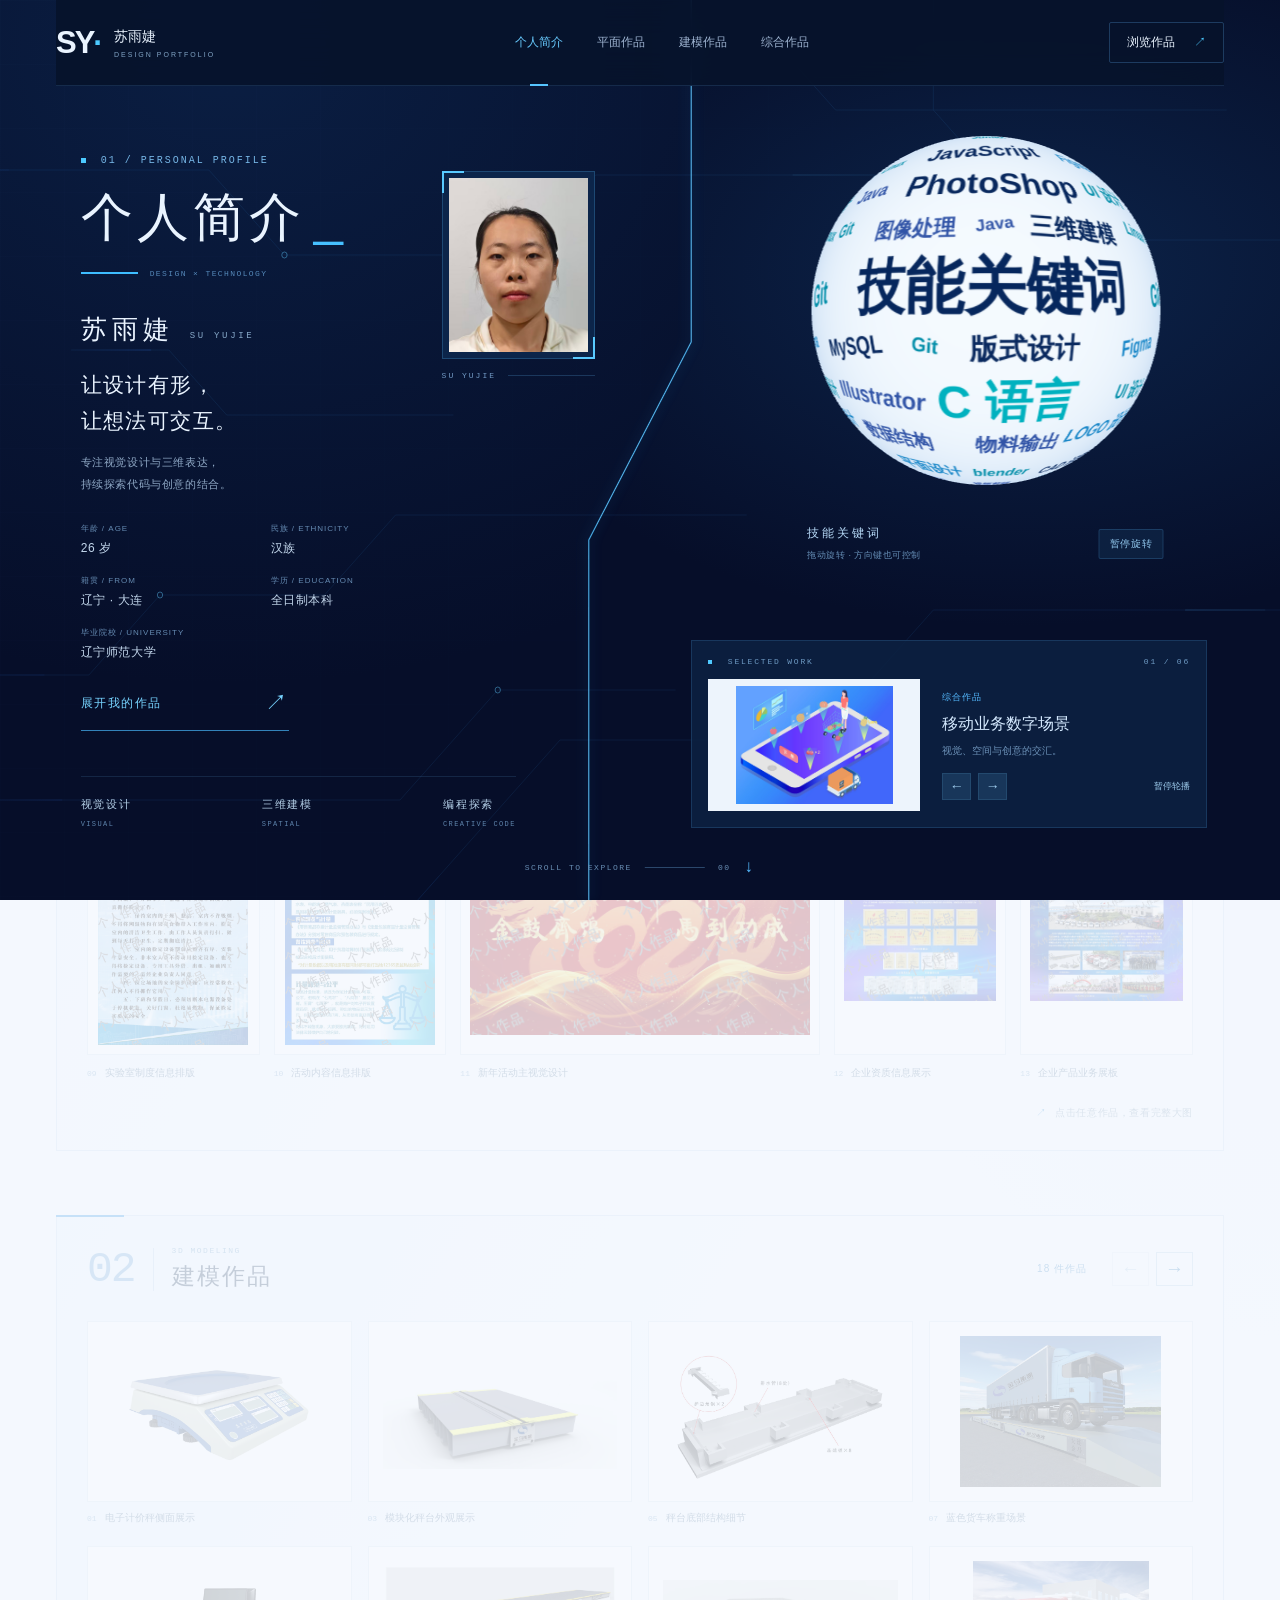
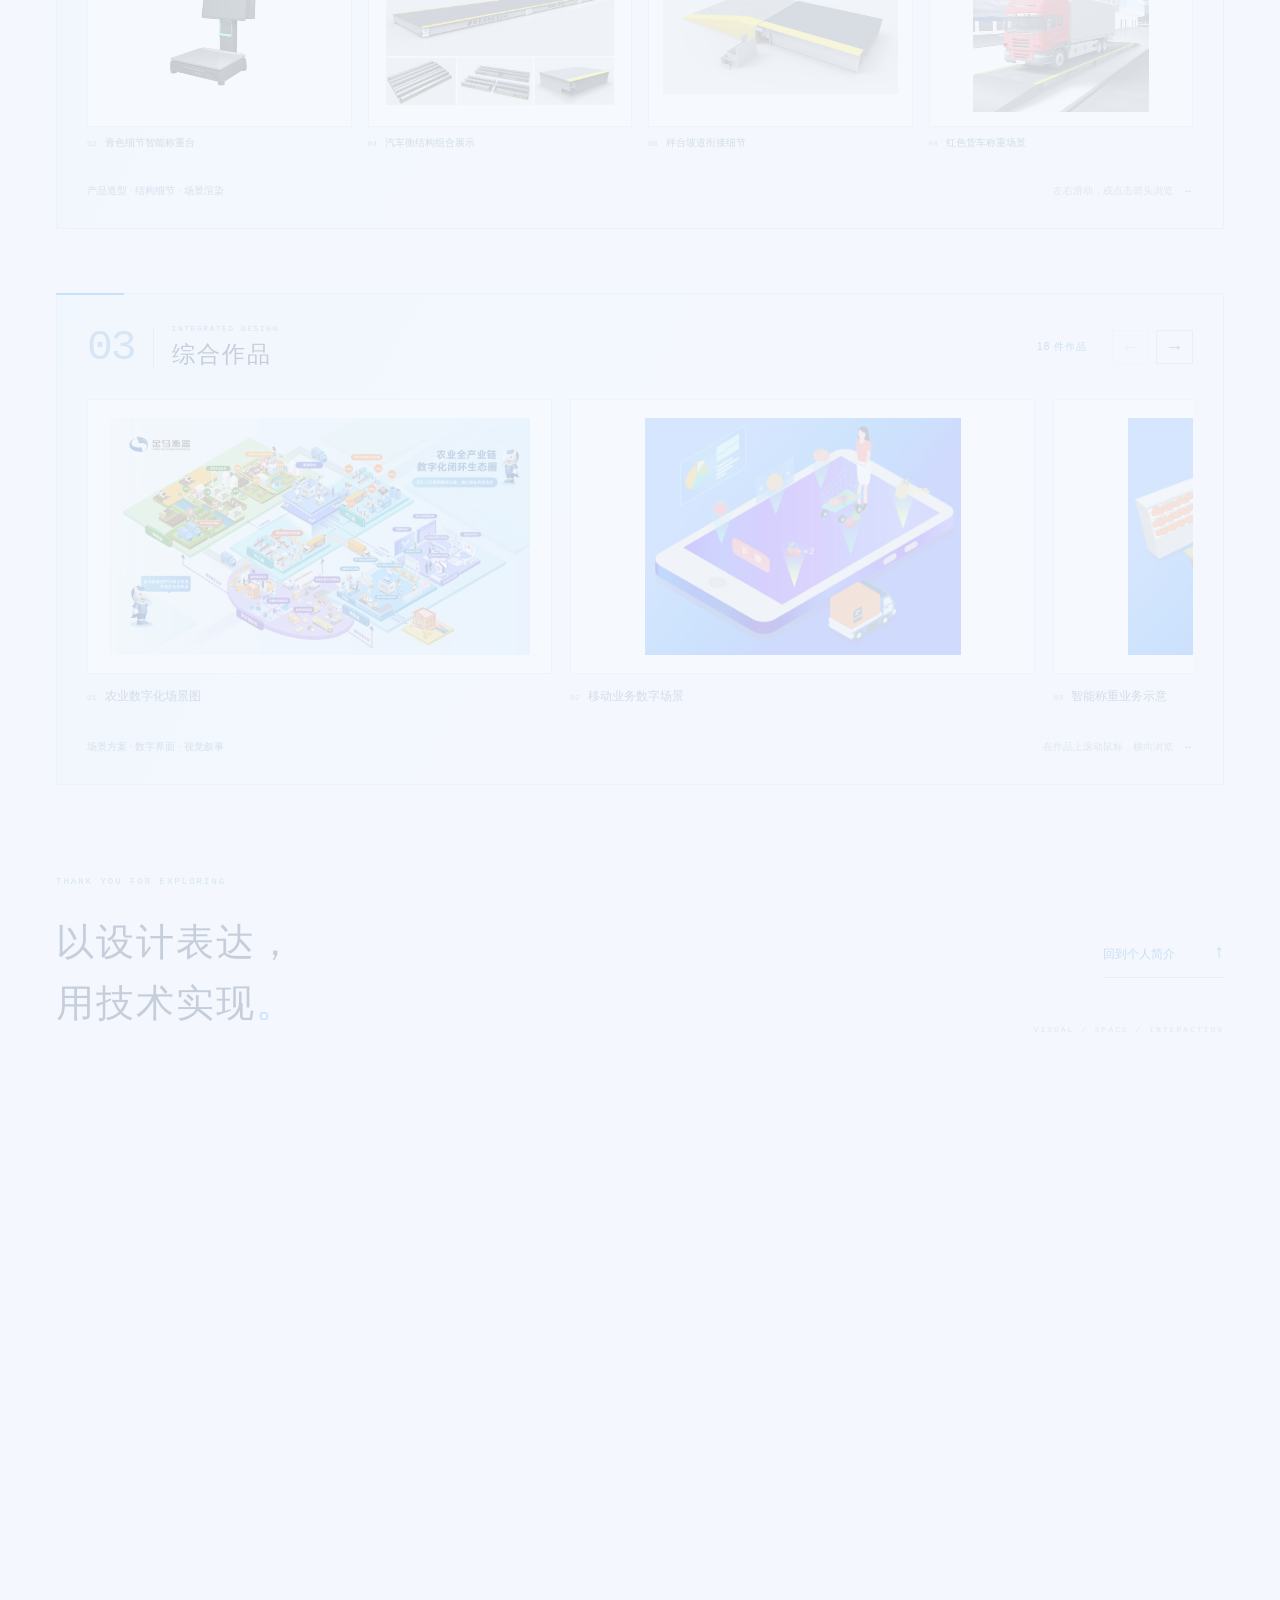
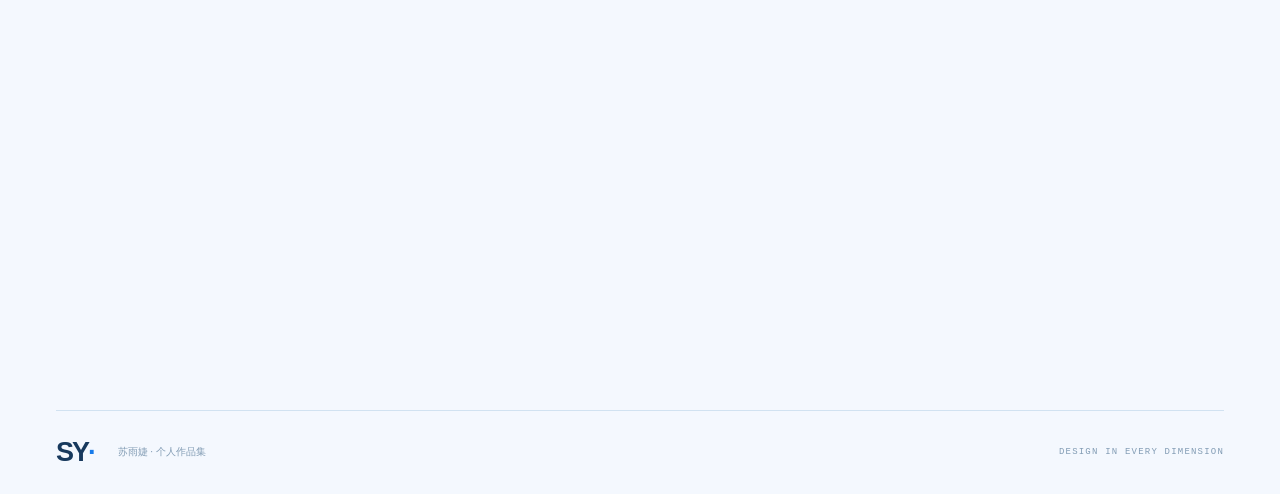
<file: index.html>
<!doctype html>
<html lang="zh-CN">
<head>
  <meta charset="utf-8">
  <meta name="viewport" content="width=device-width,initial-scale=1">
  <meta name="description" content="苏雨婕的个人作品集：平面设计、三维建模与综合视觉作品。">
  <title>苏雨婕 · 个人作品集</title>
  <link rel="icon" href="data:,">
  <link rel="stylesheet" href="style.css">
  <link rel="stylesheet" href="hero.css?v=tech">
</head>
<body data-page="home">
  <header class="site-header">
    <a class="brand" href="#intro" aria-label="回到个人简介"><span class="brand-mark">SY<span>·</span></span><span>苏雨婕<small>DESIGN PORTFOLIO</small></span></a>
    <nav aria-label="主导航"><a class="active" href="#intro" aria-current="location">个人简介</a><a href="#graphics">平面作品</a><a href="#modeling">建模作品</a><a href="#integrated">综合作品</a></nav>
    <a class="nav-lab" href="#categories">浏览作品 <span>↗</span></a>
  </header>
  <main>
    <section class="split-scroll" id="intro" aria-label="个人简介">
      <div class="split-stage">
        <div class="intro-panels">
          <div class="intro-panel panel-left">
            <svg class="tech-lines" viewBox="0 0 1440 900" preserveAspectRatio="none" aria-hidden="true"><defs><linearGradient id="line-blue"><stop stop-color="#2453ce" stop-opacity="0"/><stop offset=".5" stop-color="#408cff"/><stop offset="1" stop-color="#60d3ff" stop-opacity="0"/></linearGradient></defs><g class="line-base"><path d="M-80 170 H235 L320 255 H590 L670 175 H1000"/><path d="M-40 675 H100 L180 595 H365 L445 515 H840"/><path d="M430 940 L630 740 H920 L1050 610 H1520"/><path d="M1050 -50 V110 L1180 240 H1500"/><path d="M80 350 H190 L255 415 H510"/><path d="M750 50 H880 L940 110 H1380"/><path d="M-20 800 H450 L560 690 H760"/></g><g class="line-flow"><path d="M-80 170 H235 L320 255 H590 L670 175 H1000"/><path d="M-40 675 H100 L180 595 H365 L445 515 H840"/><path d="M430 940 L630 740 H920 L1050 610 H1520"/><path d="M1050 -50 V110 L1180 240 H1500"/><path d="M80 350 H190 L255 415 H510"/><path d="M750 50 H880 L940 110 H1380"/><path d="M-20 800 H450 L560 690 H760"/></g><g class="circuit-nodes"><circle cx="320" cy="255" r="3"/><circle cx="180" cy="595" r="3"/><circle cx="1180" cy="240" r="3"/><circle cx="560" cy="690" r="3"/></g></svg>
            <div class="profile-copy">
              <p class="eyebrow"><i></i> 01 / PERSONAL PROFILE</p>
              <h1>个人简介<span>_</span></h1>
              <div class="profile-rule" aria-hidden="true"><i></i><span>DESIGN × TECHNOLOGY</span></div>
              <div class="profile-name"><h2>苏雨婕</h2><span>SU YUJIE</span></div>
              <p class="profile-bio">让设计有形，<br>让想法可交互。</p>
              <p class="profile-description">专注视觉设计与三维表达，<br>持续探索代码与创意的结合。</p>
              <dl class="profile-facts">
                <div><dt>年龄 / AGE</dt><dd>26 岁</dd></div>
                <div><dt>民族 / ETHNICITY</dt><dd>汉族</dd></div>
                <div><dt>籍贯 / FROM</dt><dd>辽宁 · 大连</dd></div>
                <div><dt>学历 / EDUCATION</dt><dd>全日制本科</dd></div>
                <div class="fact-wide"><dt>毕业院校 / UNIVERSITY</dt><dd>辽宁师范大学</dd></div>
              </dl>
              <a class="profile-explore" href="#categories">展开我的作品 <span aria-hidden="true">↗</span></a>
            </div>
            <figure class="profile-portrait">
              <div class="portrait-window"><img src="assets/portrait.jpg" alt="苏雨婕个人肖像" width="1050" height="1400"></div>
              <figcaption><span>SU YUJIE</span><i aria-hidden="true"></i></figcaption>
            </figure>
            <div class="profile-directions"><span>视觉设计<small>VISUAL</small></span><span>三维建模<small>SPATIAL</small></span><span>编程探索<small>CREATIVE CODE</small></span></div>
            <svg class="split-seam" viewBox="0 0 1000 1000" preserveAspectRatio="none" aria-hidden="true"><path d="M540 0V380L460 600V1000"/></svg>
          </div>
          <div class="intro-panel panel-right">
            <svg class="tech-lines" viewBox="0 0 1440 900" preserveAspectRatio="none" aria-hidden="true"><defs><linearGradient id="line-blue-right"><stop stop-color="#2453ce" stop-opacity="0"/><stop offset=".5" stop-color="#408cff"/><stop offset="1" stop-color="#60d3ff" stop-opacity="0"/></linearGradient></defs><g class="line-base"><path d="M-80 170 H235 L320 255 H590 L670 175 H1000"/><path d="M-40 675 H100 L180 595 H365 L445 515 H840"/><path d="M430 940 L630 740 H920 L1050 610 H1520"/><path d="M1050 -50 V110 L1180 240 H1500"/><path d="M80 350 H190 L255 415 H510"/><path d="M750 50 H880 L940 110 H1380"/><path d="M-20 800 H450 L560 690 H760"/></g><g class="line-flow"><path d="M-80 170 H235 L320 255 H590 L670 175 H1000"/><path d="M-40 675 H100 L180 595 H365 L445 515 H840"/><path d="M430 940 L630 740 H920 L1050 610 H1520"/><path d="M1050 -50 V110 L1180 240 H1500"/><path d="M80 350 H190 L255 415 H510"/><path d="M750 50 H880 L940 110 H1380"/><path d="M-20 800 H450 L560 690 H760"/></g><g class="circuit-nodes"><circle cx="320" cy="255" r="3"/><circle cx="180" cy="595" r="3"/><circle cx="1180" cy="240" r="3"/><circle cx="560" cy="690" r="3"/></g></svg>
            <figure class="skills-figure">
              <div class="sphere-stage">
                <canvas class="skills-canvas" width="720" height="720" tabindex="0" role="img" aria-label="可旋转的三维技能球" aria-describedby="skills-description skills-help" aria-hidden="true"></canvas>
              <svg class="skills-sphere" viewBox="0 0 600 620" role="img" aria-labelledby="skills-title skills-description">
                <title id="skills-title">技能关键词</title>
                <desc id="skills-description">PhotoShop、3dmax、Java、CAD 识图、Git、Linux、图像处理、UI 设计、视频剪辑、JavaScript、Illustrator、MySQL、数据结构、物料输出、V-Ray、Rhino、平面设计、三维建模、C 语言、版式设计、LOGO 设计、Figma、blender</desc>
                <defs>
                  <radialGradient id="sphere-surface" cx="37%" cy="31%" r="71%">
                    <stop offset="0" stop-color="#ffffff"/>
                    <stop offset=".56" stop-color="#fcfcfa"/>
                    <stop offset=".81" stop-color="#eef0ee"/>
                    <stop offset=".94" stop-color="#d5dde0"/>
                    <stop offset="1" stop-color="#aebbc4"/>
                  </radialGradient>
                  <radialGradient id="sphere-shadow"><stop stop-color="#a4b1bd" stop-opacity=".32"/><stop offset="1" stop-color="#a4b1bd" stop-opacity="0"/></radialGradient>
                  <radialGradient id="sphere-glaze" cx="38%" cy="29%" r="72%">
                    <stop offset=".64" stop-color="#304961" stop-opacity="0"/>
                    <stop offset="1" stop-color="#304961" stop-opacity=".12"/>
                  </radialGradient>
                </defs>
                <ellipse cx="337" cy="557" rx="247" ry="36" fill="url(#sphere-shadow)" transform="rotate(-9 337 557)"/>
                <circle cx="300" cy="290" r="258" fill="url(#sphere-surface)" stroke="#c8d0d4" stroke-width=".8"/>
                <g class="sphere-words" text-anchor="middle" aria-hidden="true">
                  <text class="word teal" x="248" y="78" font-size="21" transform="rotate(-8 248 78)">3dmax</text>
                  <text class="word violet" x="347" y="84" font-size="21" transform="rotate(9 347 84)">Rhino</text>
                  <text class="word navy" x="224" y="130" font-size="33" transform="rotate(-6 224 130)">JavaScript</text>
                  <text class="word ochre" x="385" y="134" font-size="27" transform="rotate(8 385 134)">Figma</text>
                  <text class="word teal" x="458" y="143" font-size="24" transform="rotate(14 458 143)">Git</text>
                  <text class="word violet" x="115" y="182" font-size="27" transform="rotate(-12 115 182)">Java</text>
                  <text class="word navy" x="297" y="185" font-size="43">PhotoShop</text>
                  <text class="word teal" x="476" y="186" font-size="23" transform="rotate(12 476 186)">Linux</text>
                  <text class="word teal" x="137" y="225" font-size="26">UI 设计</text>
                  <text class="word violet" x="297" y="225" font-size="25">图像处理</text>
                  <text class="word ochre" x="454" y="225" font-size="24">平面设计</text>
                  <text class="sphere-title navy" x="300" y="300" font-size="62">技能关键词</text>
                  <text class="word violet" x="141" y="354" font-size="30" font-style="italic">Illustrator</text>
                  <text class="word teal" x="306" y="363" font-size="43">C 语言</text>
                  <text class="word navy" x="464" y="354" font-size="28">MySQL</text>
                  <text class="word navy" x="153" y="403" font-size="28">三维建模</text>
                  <text class="word violet" x="308" y="403" font-size="26">视频剪辑</text>
                  <text class="word teal" x="446" y="402" font-size="27" font-style="italic">V-Ray</text>
                  <text class="word violet" x="156" y="447" font-size="24" transform="rotate(9 156 447)">数据结构</text>
                  <text class="word ochre" x="306" y="449" font-size="26">LOGO 设计</text>
                  <text class="word navy" x="447" y="444" font-size="22" transform="rotate(-9 447 444)">CAD 识图</text>
                  <text class="word navy" x="237" y="489" font-size="23" transform="rotate(7 237 489)">版式设计</text>
                  <text class="word teal" x="362" y="490" font-size="29" transform="rotate(-7 362 490)">blender</text>
                  <text class="word violet" x="300" y="525" font-size="19">物料输出</text>
                </g>
                <circle cx="300" cy="290" r="258" fill="url(#sphere-glaze)" pointer-events="none"/>
              </svg>
              </div>
              <figcaption class="sphere-caption"><div><span class="skills-caption-title">技能关键词</span><span id="skills-help">拖动旋转 · 方向键也可控制</span></div><button class="sphere-toggle" type="button" hidden>暂停旋转</button></figcaption>
            </figure>
            <section class="hero-preview" aria-label="作品预览轮播" aria-roledescription="轮播">
              <div class="preview-heading"><span><i></i> SELECTED WORK</span><span id="preview-count">01 / 06</span></div>
              <div class="preview-content">
                <button class="preview-art" type="button" aria-haspopup="dialog" aria-label="查看作品大图"><img src="assets/image45.jpg" alt="移动业务数字场景" width="640" height="480"></button>
                <div class="preview-info"><span id="preview-kind">综合作品</span><h2 id="preview-title">移动业务数字场景</h2><p>视觉、空间与创意的交汇。</p><div class="preview-controls"><button type="button" data-preview="prev" aria-label="上一张作品">←</button><button type="button" data-preview="next" aria-label="下一张作品">→</button><button type="button" data-preview="play">暂停轮播</button></div></div>
              </div>
            </section>
            <svg class="split-seam" viewBox="0 0 1000 1000" preserveAspectRatio="none" aria-hidden="true"><path d="M540 0V380L460 600V1000"/></svg>
          </div>
          <div class="scroll-cue" aria-hidden="true"><span>SCROLL TO EXPLORE</span><span class="scroll-track"><i></i></span><span id="scroll-percent">00</span><span class="scroll-mark">↓</span></div>
        </div>
      </div>
    </section>
    <div class="after-intro" id="categories" tabindex="-1">
      <div class="work-intro wrap"><p class="eyebrow">SELECTED WORK / 01—03</p><div><h2>作品，从这里展开<span>。</span></h2><p>在视觉中表达，在空间中构建。</p></div></div>
      <section class="portfolio-section wrap" id="graphics" aria-labelledby="graphics-title">
        <div class="portfolio-heading"><div class="section-title"><span class="section-number">01</span><div><p>GRAPHIC DESIGN</p><h2 id="graphics-title">平面作品</h2></div></div><div class="section-note"><span id="graphics-count">13 件作品</span><p>活动视觉 / 品牌物料 / 信息设计</p></div></div>
        <div class="graphic-wall" aria-label="全部平面作品"></div>
        <p class="gallery-hint"><span>↗</span> 点击任意作品，查看完整大图</p>
      </section>
      <section class="portfolio-section model-section wrap" id="modeling" aria-labelledby="modeling-title">
        <div class="portfolio-heading"><div class="section-title"><span class="section-number">02</span><div><p>3D MODELING</p><h2 id="modeling-title">建模作品</h2></div></div><div class="section-actions"><span id="model-count">18 件作品</span><div class="track-controls"><button type="button" data-track="model-track" data-direction="-1" aria-label="向前浏览建模作品">←</button><button type="button" data-track="model-track" data-direction="1" aria-label="向后浏览建模作品">→</button></div></div></div>
        <div class="model-track gallery-track" id="model-track" tabindex="0" role="region" aria-label="建模作品双排轮播"></div>
        <div class="track-foot"><p>产品造型 · 结构细节 · 场景渲染</p><span>左右滑动，或点击箭头浏览 <span aria-hidden="true">↔</span></span></div>
      </section>
      <section class="portfolio-section integrated-section wrap" id="integrated" aria-labelledby="integrated-title">
        <div class="portfolio-heading"><div class="section-title"><span class="section-number">03</span><div><p>INTEGRATED DESIGN</p><h2 id="integrated-title">综合作品</h2></div></div><div class="section-actions"><span id="integrated-count">18 件作品</span><div class="track-controls"><button type="button" data-track="integrated-track" data-direction="-1" aria-label="向前浏览综合作品">←</button><button type="button" data-track="integrated-track" data-direction="1" aria-label="向后浏览综合作品">→</button></div></div></div>
        <div class="integrated-track gallery-track" id="integrated-track" tabindex="0" role="region" aria-label="综合作品，滚轮或左右箭头横向浏览"></div>
        <div class="track-foot"><p>场景方案 · 数字界面 · 视觉叙事</p><span>在作品上滚动鼠标，横向浏览 <span aria-hidden="true">↔</span></span></div>
      </section>
      <section class="portfolio-closing wrap"><p class="eyebrow">THANK YOU FOR EXPLORING</p><h2>以设计表达，<br>用技术实现<span>。</span></h2><a href="#intro">回到个人简介 <span>↑</span></a><span class="closing-coordinate" aria-hidden="true">VISUAL / SPACE / INTERACTION</span></section>
    </div>
  </main>
  <footer class="site-footer wrap"><a class="footer-brand" href="#intro" aria-label="回到个人简介">SY<span>·</span></a><p>苏雨婕 · 个人作品集</p><span class="mono">DESIGN IN EVERY DIMENSION</span></footer>
  <dialog id="home-work-dialog" aria-labelledby="home-dialog-title">
    <div class="dialog-top"><div><span id="home-dialog-kind"></span><h2 id="home-dialog-title"></h2></div><button class="dialog-close" aria-label="关闭作品预览" type="button">×</button></div>
    <div class="dialog-image"><img alt=""></div>
    <div class="dialog-toolbar"><button type="button" class="dialog-prev" aria-label="上一件作品">←</button><span class="dialog-counter"></span><button type="button" class="dialog-next" aria-label="下一件作品">→</button><button type="button" class="dialog-zoom" aria-pressed="false">查看原尺寸</button></div>
  </dialog>
  <script src="data.js"></script>
  <script src="home-gallery.js"></script>
  <script src="hero.js?v=tech"></script>
  <script src="skills-3d.js"></script>
</body>
</html>
</file>
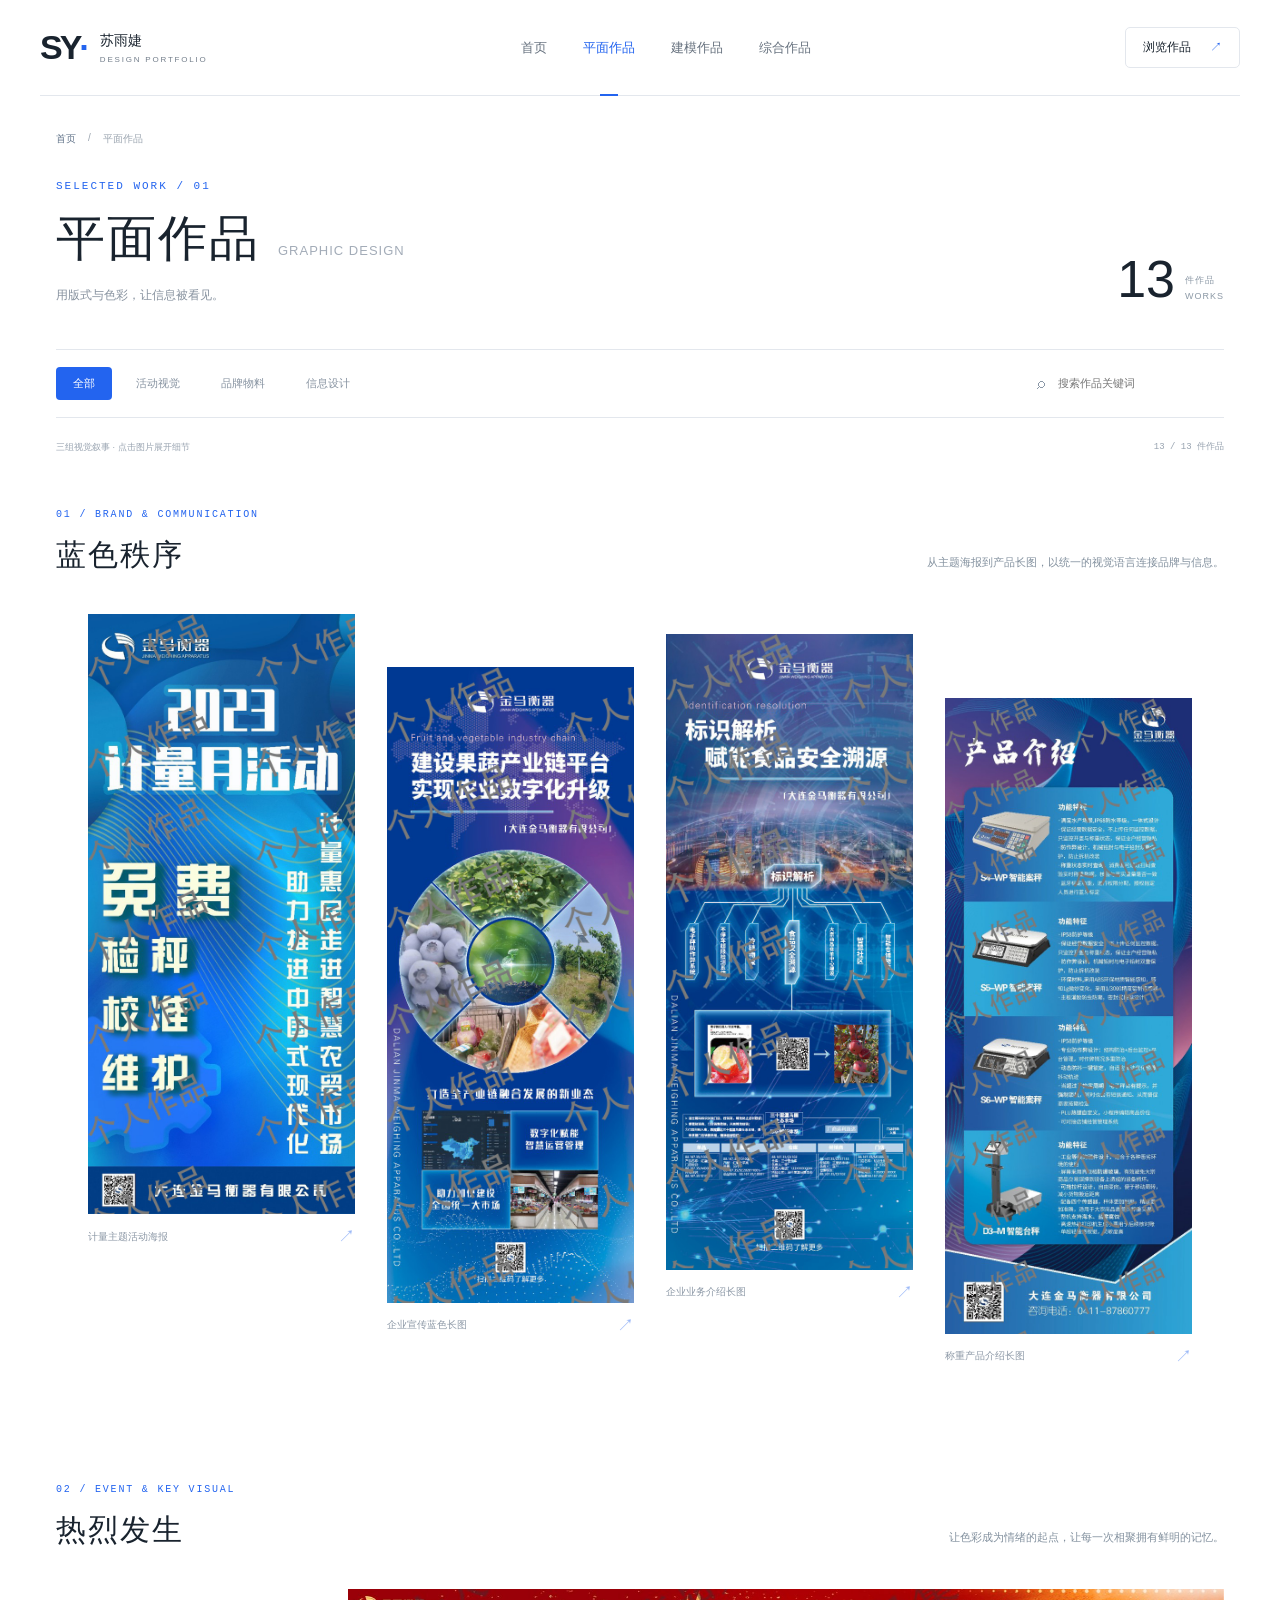
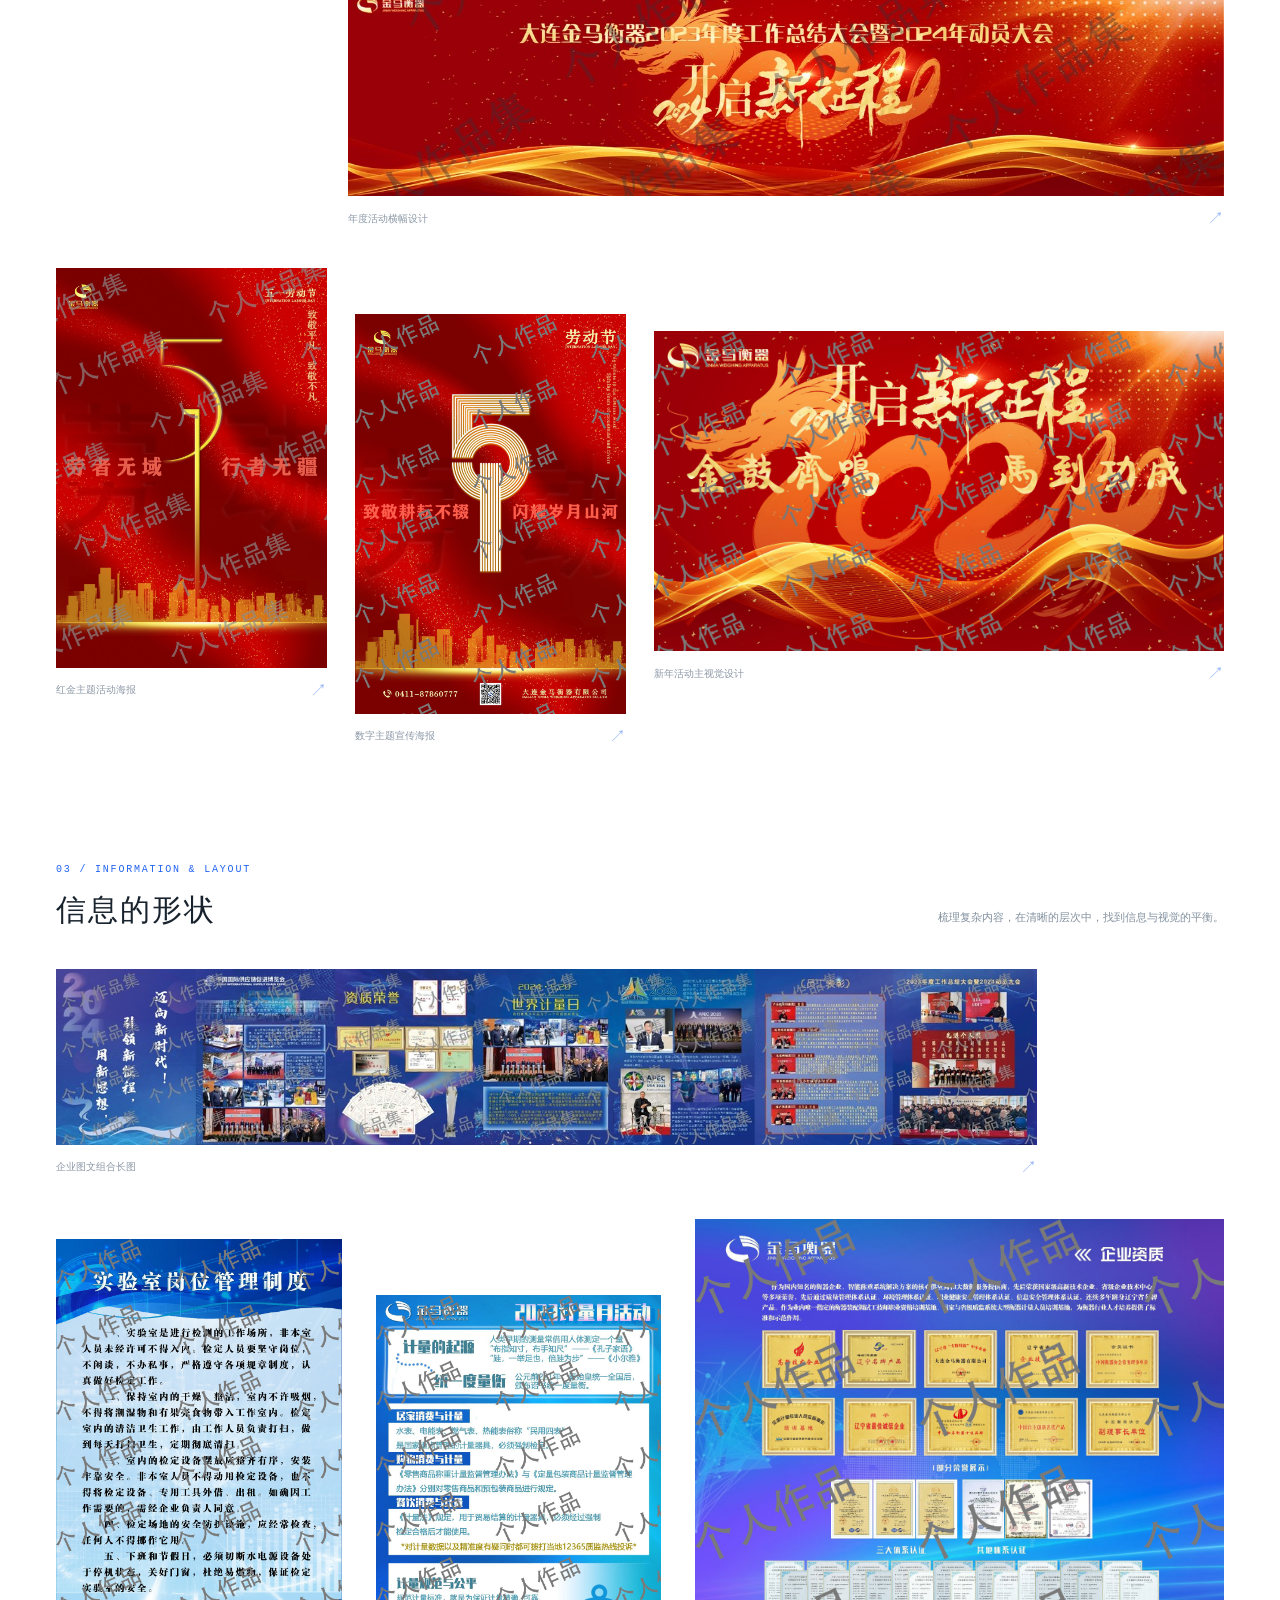
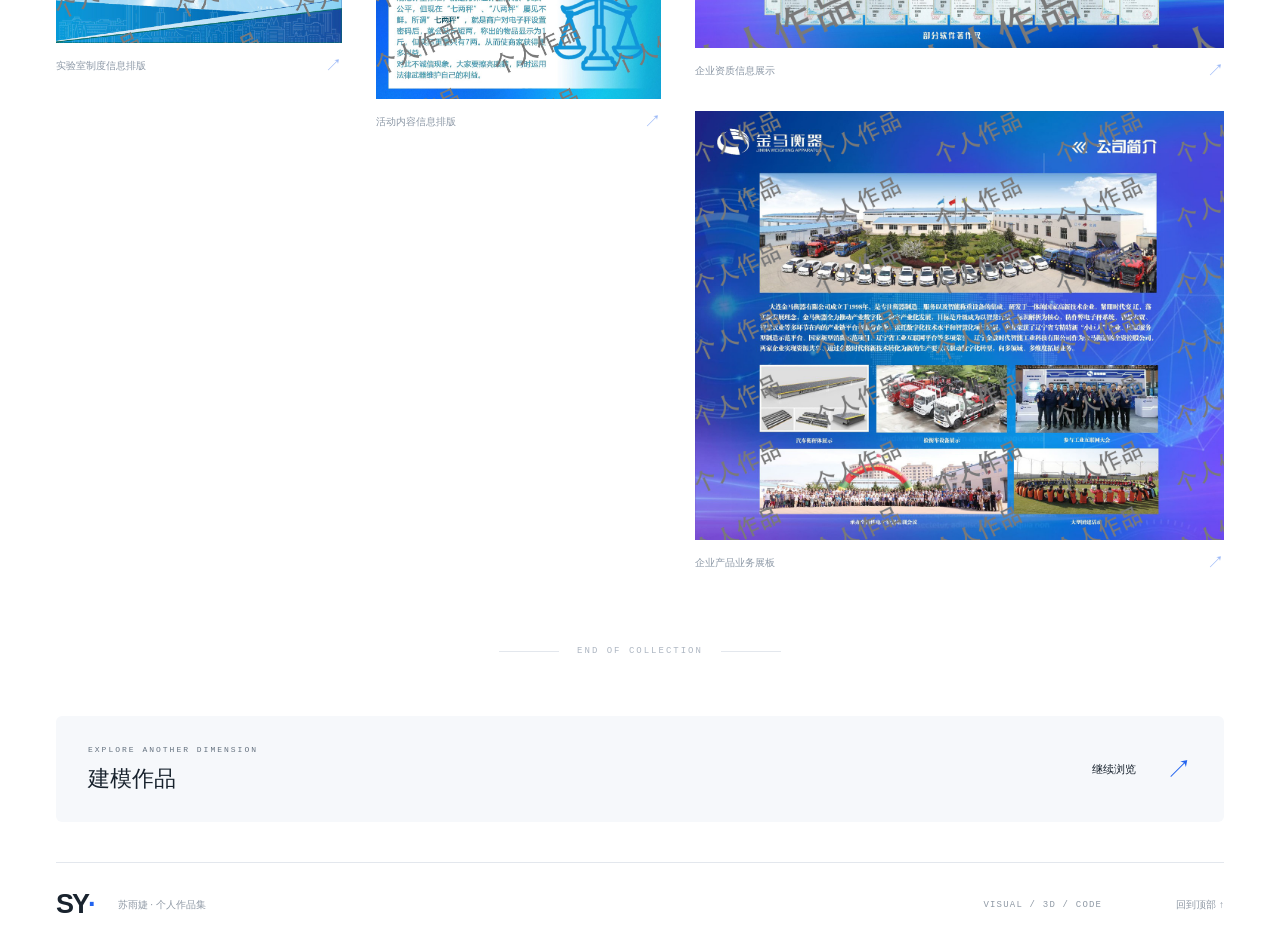
<file: graphic.html>
<!doctype html>
<html lang="zh-CN"><head><meta charset="utf-8"><meta name="viewport" content="width=device-width,initial-scale=1"><title>平面作品 · 苏雨婕的作品集</title><link rel="stylesheet" href="style.css"><link rel="stylesheet" href="graphic.css"></head><body data-page="graphics">
<header class="site-header"><a class="brand" href="index.html" aria-label="苏雨婕的作品集首页"><span class="brand-mark">SY<span>·</span></span><span>苏雨婕<small>DESIGN PORTFOLIO</small></span></a><nav aria-label="主导航"><a class="" href="index.html">首页</a><a class="active" href="graphic.html">平面作品</a><a class="" href="modeling.html">建模作品</a><a class="" href="integrated.html">综合作品</a></nav><a class="nav-lab" href="index.html#categories">浏览作品 <span>↗</span></a></header>
<main class="wrap"><div class="breadcrumb"><a href="index.html">首页</a><span>/</span><span>平面作品</span></div><section class="collection-intro"><div><p class="eyebrow">SELECTED WORK / 01</p><h1>平面作品<span>GRAPHIC DESIGN</span></h1><p>用版式与色彩，让信息被看见。</p></div><div class="collection-count"><strong>13</strong><div>件作品<br>WORKS</div></div></section>
<div class="collection-toolbar"><div class="filters" role="group" aria-label="按作品类型筛选"><button type="button" data-filter="全部" class="active" aria-pressed="true">全部</button><button type="button" data-filter="活动视觉" class="" aria-pressed="false">活动视觉</button><button type="button" data-filter="品牌物料" class="" aria-pressed="false">品牌物料</button><button type="button" data-filter="信息设计" class="" aria-pressed="false">信息设计</button></div><label class="search-field"><span aria-hidden="true">⌕</span><input id="work-search" type="search" placeholder="搜索作品关键词" aria-label="搜索作品"></label></div><div class="collection-meta"><span>三组视觉叙事 · 点击图片展开细节</span><span class="mono" id="result-count" role="status" aria-live="polite">13 / 13 件作品</span></div><section class="collection-grid graphic-collection" aria-label="平面作品组合展示"></section><div class="collection-end mono">END OF COLLECTION</div><section class="next-collection"><div><p class="eyebrow">EXPLORE ANOTHER DIMENSION</p><h2>建模作品</h2></div><a href="modeling.html">继续浏览 <span>↗</span></a></section></main>
<footer class="site-footer wrap"><a class="footer-brand" href="index.html">SY<span>·</span></a><p>苏雨婕 · 个人作品集</p><span class="mono">VISUAL / 3D / CODE</span><a href="#">回到顶部 ↑</a></footer>
<dialog id="work-dialog" aria-labelledby="dialog-title"><div class="dialog-top"><h2 id="dialog-title"></h2><button class="dialog-close" aria-label="关闭作品预览" type="button">×</button></div><div class="dialog-image"><img alt=""></div><div class="dialog-info"><span></span><p></p></div></dialog><script src="data.js"></script><script src="app.js"></script></body></html>
</file>
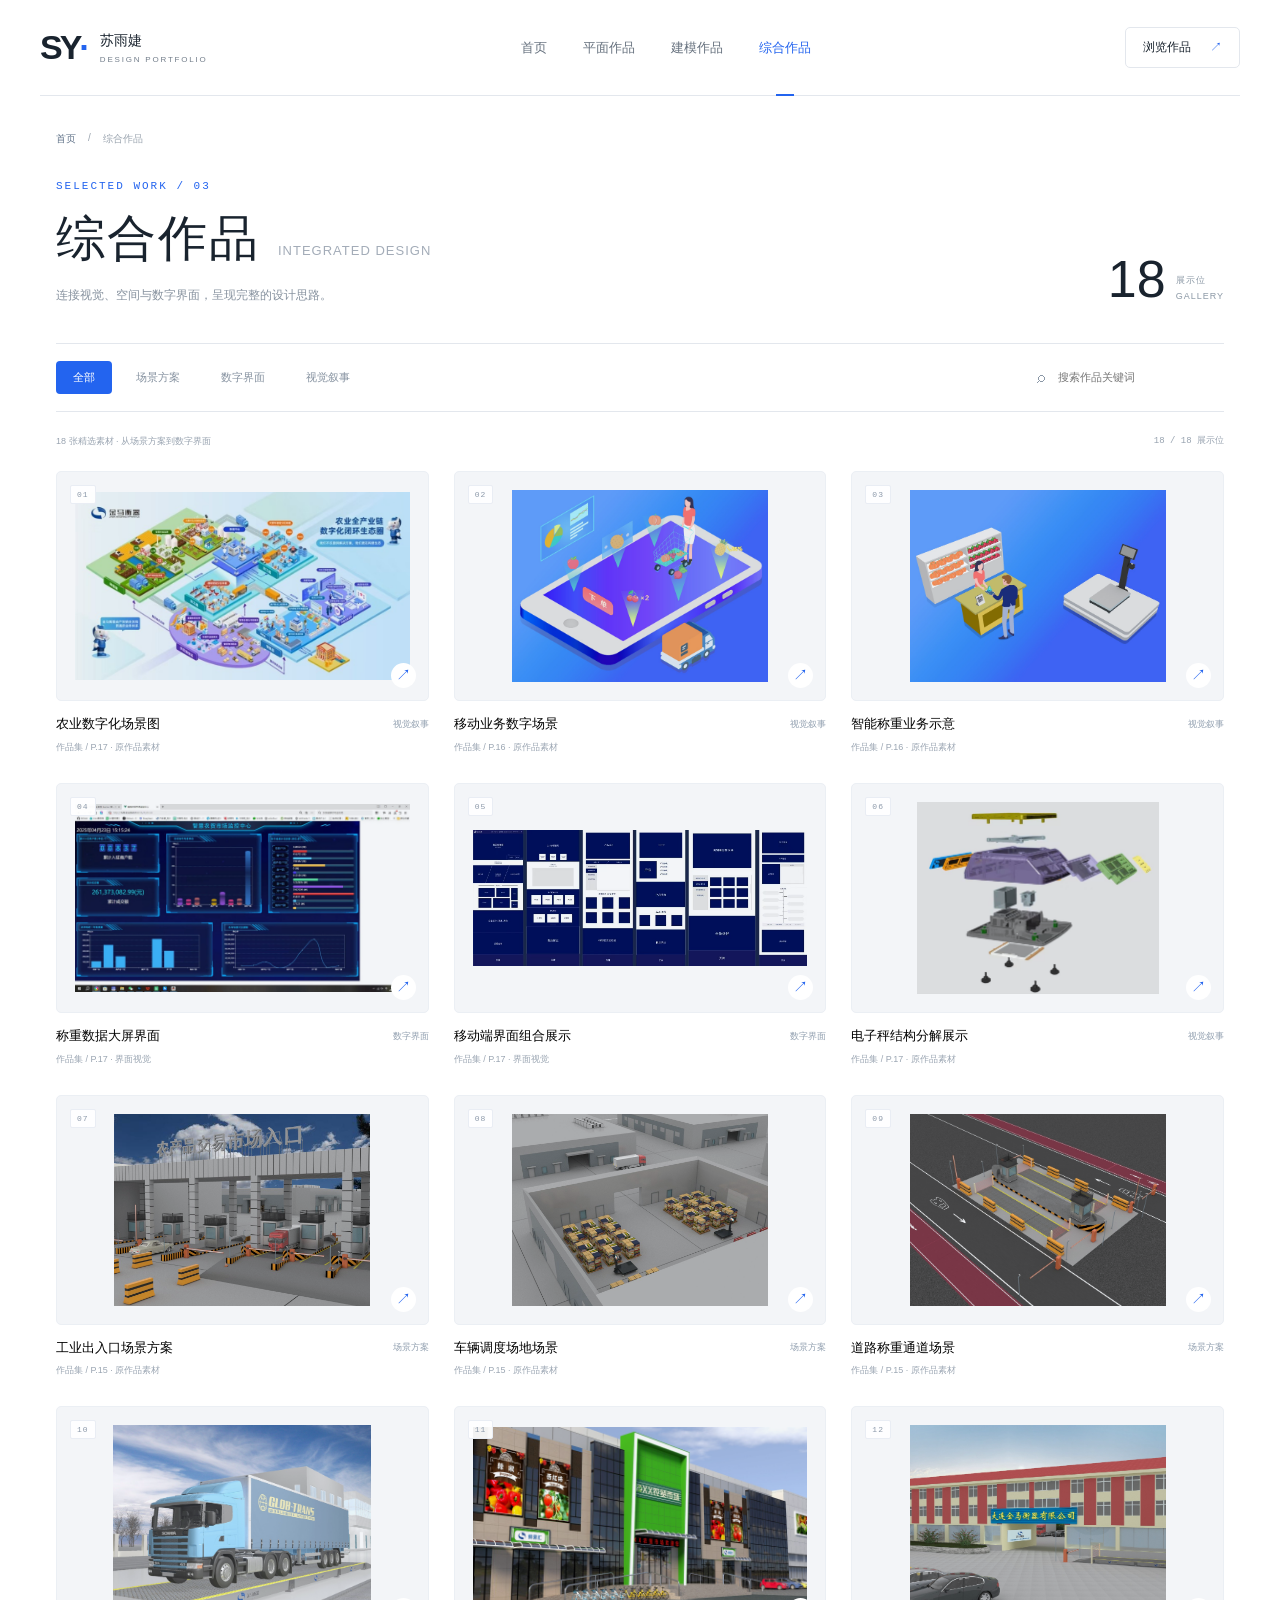
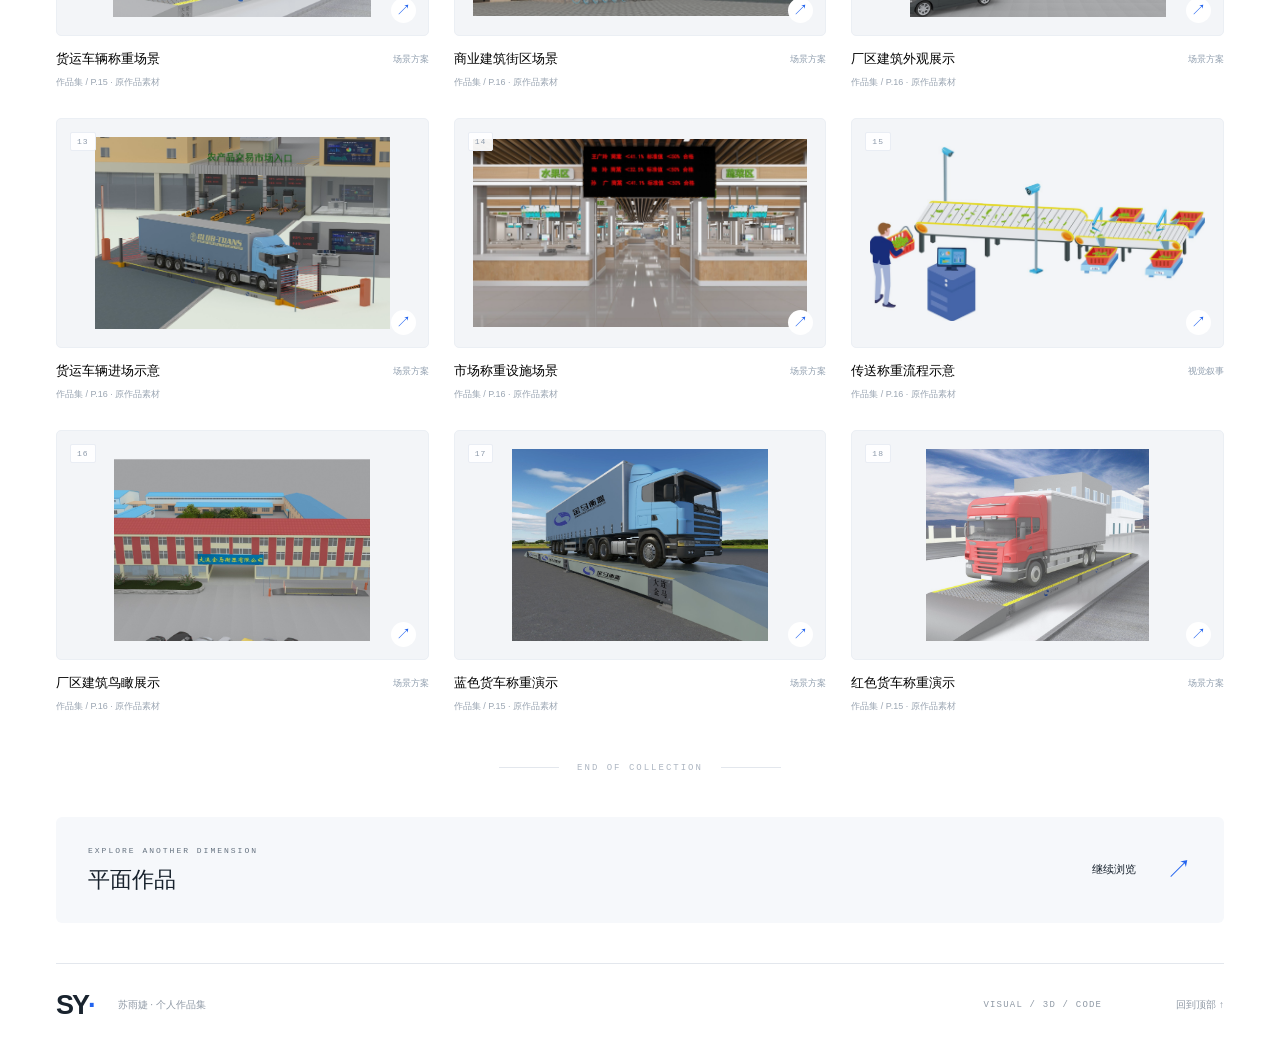
<file: integrated.html>
<!doctype html>
<html lang="zh-CN"><head><meta charset="utf-8"><meta name="viewport" content="width=device-width,initial-scale=1"><title>综合作品 · 苏雨婕的作品集</title><link rel="stylesheet" href="style.css"></head><body data-page="integrated">
<header class="site-header"><a class="brand" href="index.html" aria-label="苏雨婕的作品集首页"><span class="brand-mark">SY<span>·</span></span><span>苏雨婕<small>DESIGN PORTFOLIO</small></span></a><nav aria-label="主导航"><a class="" href="index.html">首页</a><a class="" href="graphic.html">平面作品</a><a class="" href="modeling.html">建模作品</a><a class="active" href="integrated.html">综合作品</a></nav><a class="nav-lab" href="index.html#categories">浏览作品 <span>↗</span></a></header>
<main class="wrap"><div class="breadcrumb"><a href="index.html">首页</a><span>/</span><span>综合作品</span></div><section class="collection-intro"><div><p class="eyebrow">SELECTED WORK / 03</p><h1>综合作品<span>INTEGRATED DESIGN</span></h1><p>连接视觉、空间与数字界面，呈现完整的设计思路。</p></div><div class="collection-count"><strong>18</strong><div>展示位<br>GALLERY</div></div></section>
<div class="collection-toolbar"><div class="filters" role="group" aria-label="按作品类型筛选"><button type="button" data-filter="全部" class="active" aria-pressed="true">全部</button><button type="button" data-filter="场景方案" class="" aria-pressed="false">场景方案</button><button type="button" data-filter="数字界面" class="" aria-pressed="false">数字界面</button><button type="button" data-filter="视觉叙事" class="" aria-pressed="false">视觉叙事</button></div><label class="search-field"><span aria-hidden="true">⌕</span><input id="work-search" type="search" placeholder="搜索作品关键词" aria-label="搜索作品"></label></div><div class="collection-meta"><span>18 张精选素材 · 从场景方案到数字界面</span><span class="mono" id="result-count" role="status" aria-live="polite">18 / 18 展示位</span></div><section class="collection-grid" aria-label="作品列表"></section><div class="collection-end mono">END OF COLLECTION</div><section class="next-collection"><div><p class="eyebrow">EXPLORE ANOTHER DIMENSION</p><h2>平面作品</h2></div><a href="graphic.html">继续浏览 <span>↗</span></a></section></main>
<footer class="site-footer wrap"><a class="footer-brand" href="index.html">SY<span>·</span></a><p>苏雨婕 · 个人作品集</p><span class="mono">VISUAL / 3D / CODE</span><a href="#">回到顶部 ↑</a></footer>
<dialog id="work-dialog" aria-labelledby="dialog-title"><div class="dialog-top"><h2 id="dialog-title"></h2><button class="dialog-close" aria-label="关闭作品预览" type="button">×</button></div><div class="dialog-image"><img alt=""></div><div class="dialog-info"><span></span><p></p></div></dialog><script src="data.js"></script><script src="app.js"></script></body></html>
</file>
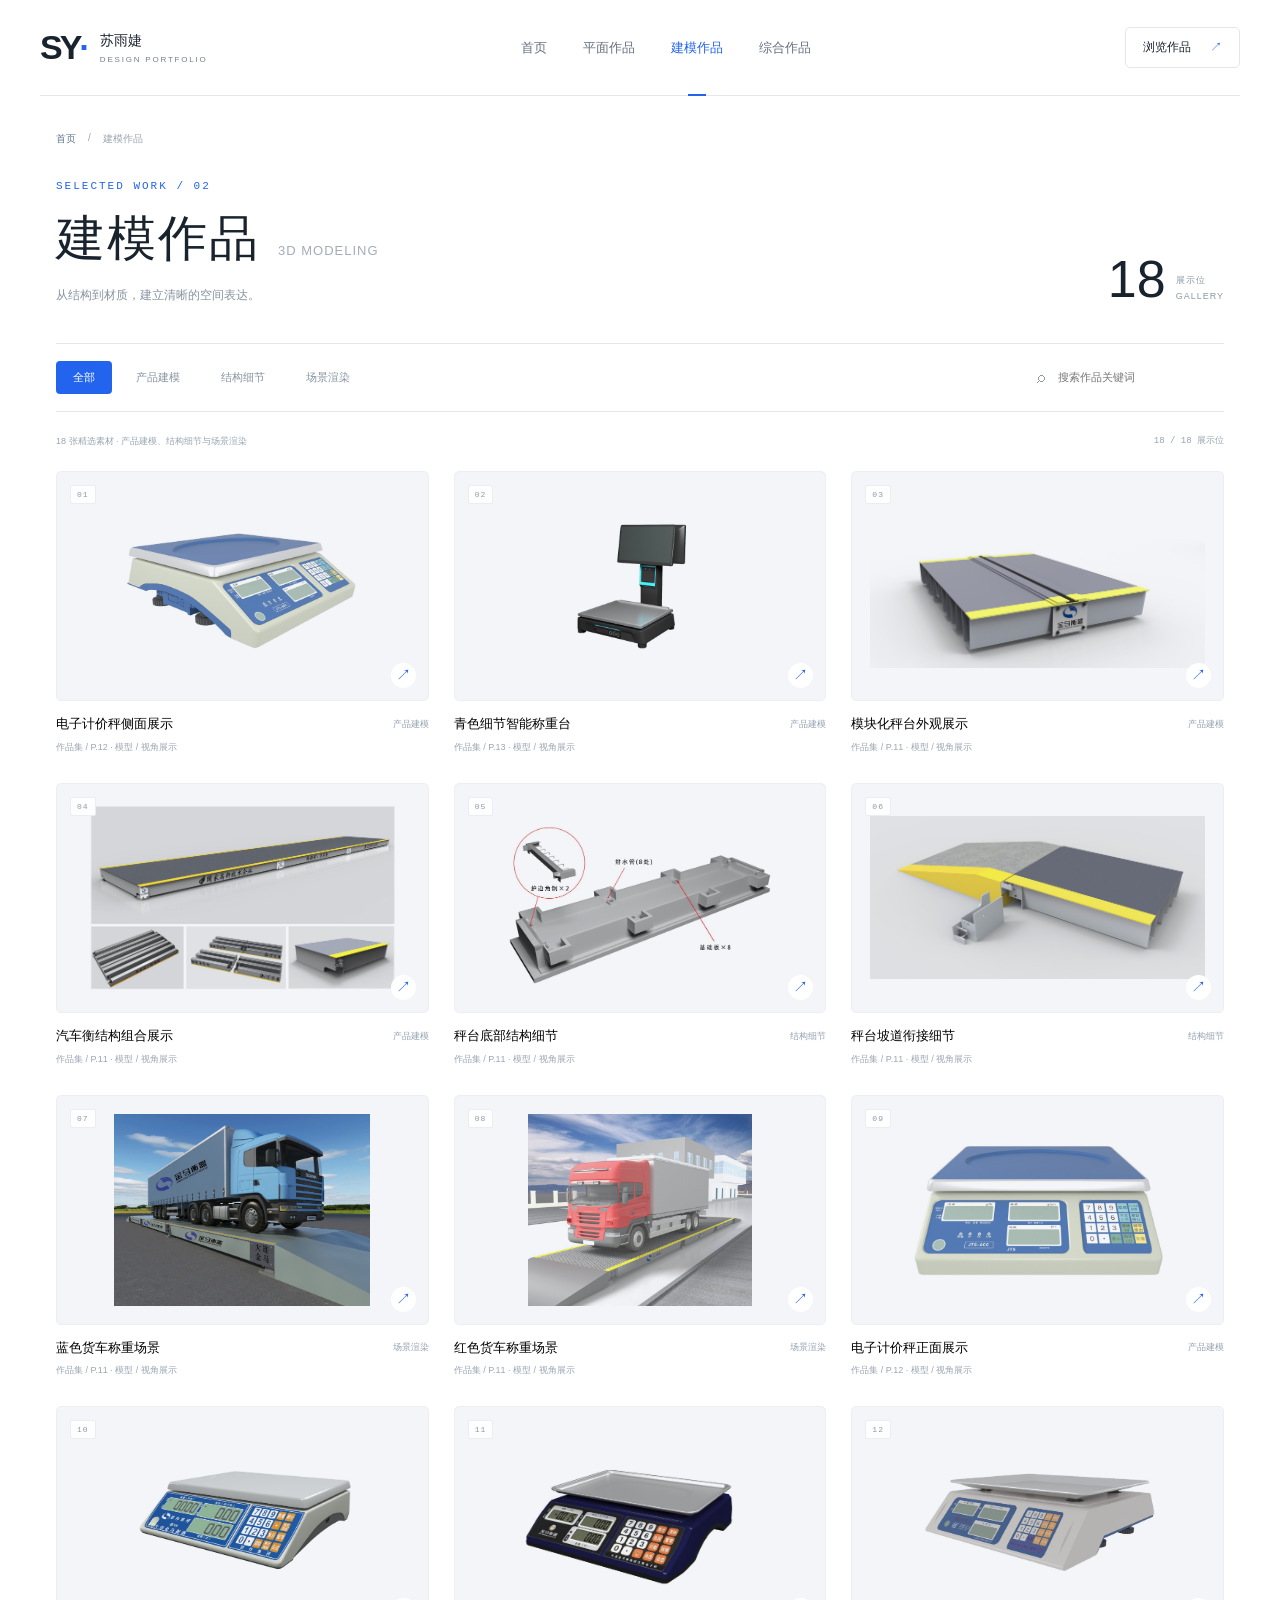
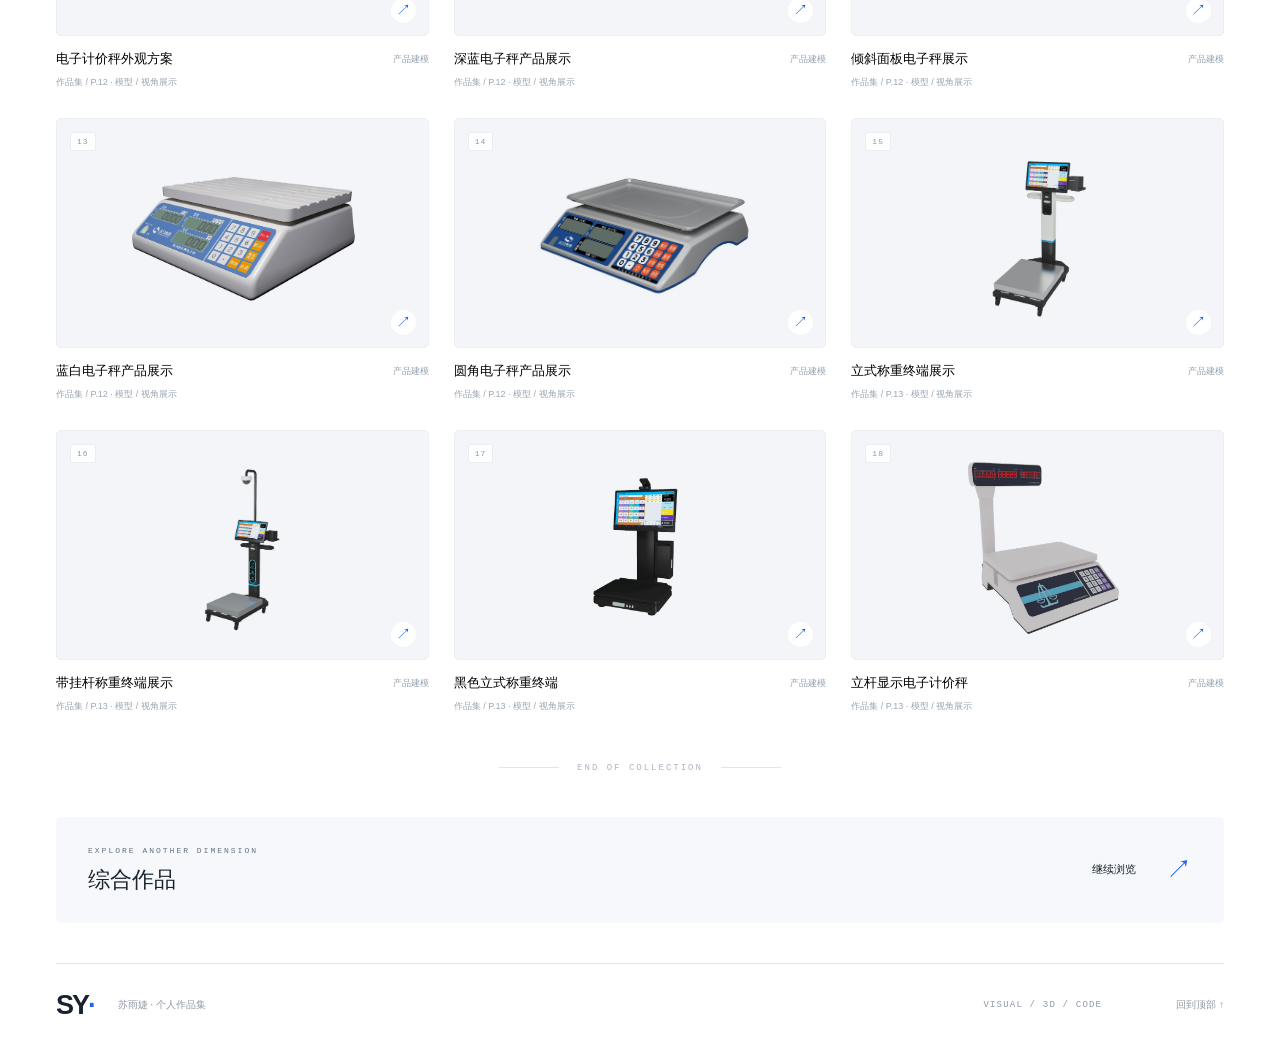
<file: modeling.html>
<!doctype html>
<html lang="zh-CN"><head><meta charset="utf-8"><meta name="viewport" content="width=device-width,initial-scale=1"><title>建模作品 · 苏雨婕的作品集</title><link rel="stylesheet" href="style.css"></head><body data-page="model">
<header class="site-header"><a class="brand" href="index.html" aria-label="苏雨婕的作品集首页"><span class="brand-mark">SY<span>·</span></span><span>苏雨婕<small>DESIGN PORTFOLIO</small></span></a><nav aria-label="主导航"><a class="" href="index.html">首页</a><a class="" href="graphic.html">平面作品</a><a class="active" href="modeling.html">建模作品</a><a class="" href="integrated.html">综合作品</a></nav><a class="nav-lab" href="index.html#categories">浏览作品 <span>↗</span></a></header>
<main class="wrap"><div class="breadcrumb"><a href="index.html">首页</a><span>/</span><span>建模作品</span></div><section class="collection-intro"><div><p class="eyebrow">SELECTED WORK / 02</p><h1>建模作品<span>3D MODELING</span></h1><p>从结构到材质，建立清晰的空间表达。</p></div><div class="collection-count"><strong>18</strong><div>展示位<br>GALLERY</div></div></section>
<div class="collection-toolbar"><div class="filters" role="group" aria-label="按作品类型筛选"><button type="button" data-filter="全部" class="active" aria-pressed="true">全部</button><button type="button" data-filter="产品建模" class="" aria-pressed="false">产品建模</button><button type="button" data-filter="结构细节" class="" aria-pressed="false">结构细节</button><button type="button" data-filter="场景渲染" class="" aria-pressed="false">场景渲染</button></div><label class="search-field"><span aria-hidden="true">⌕</span><input id="work-search" type="search" placeholder="搜索作品关键词" aria-label="搜索作品"></label></div><div class="collection-meta"><span>18 张精选素材 · 产品建模、结构细节与场景渲染</span><span class="mono" id="result-count" role="status" aria-live="polite">18 / 18 展示位</span></div><section class="collection-grid" aria-label="作品列表"></section><div class="collection-end mono">END OF COLLECTION</div><section class="next-collection"><div><p class="eyebrow">EXPLORE ANOTHER DIMENSION</p><h2>综合作品</h2></div><a href="integrated.html">继续浏览 <span>↗</span></a></section></main>
<footer class="site-footer wrap"><a class="footer-brand" href="index.html">SY<span>·</span></a><p>苏雨婕 · 个人作品集</p><span class="mono">VISUAL / 3D / CODE</span><a href="#">回到顶部 ↑</a></footer>
<dialog id="work-dialog" aria-labelledby="dialog-title"><div class="dialog-top"><h2 id="dialog-title"></h2><button class="dialog-close" aria-label="关闭作品预览" type="button">×</button></div><div class="dialog-image"><img alt=""></div><div class="dialog-info"><span></span><p></p></div></dialog><script src="data.js"></script><script src="app.js"></script></body></html>
</file>
<file: style.css>
:root{--blue:#2364ef;--ink:#19232e;--muted:#737e8b;--line:#e3e7ed;--wash:#f3f5f8;--white:#fff;font-family:"Segoe UI","Microsoft YaHei",Arial,sans-serif;color:var(--ink);background:#fff;font-synthesis:none}*{box-sizing:border-box}html{scroll-behavior:smooth;scroll-padding-top:95px}body{margin:0}a{color:inherit;text-decoration:none}button,input{font:inherit}button,a{-webkit-tap-highlight-color:transparent}a:focus-visible,button:focus-visible,[tabindex]:focus-visible{outline:3px solid #2364ef;outline-offset:5px}button{cursor:pointer}.wrap{width:min(1248px,calc(100% - 112px));margin-inline:auto}.mono{font-family:Consolas,"Courier New",monospace}.blue{color:var(--blue)}.site-header{height:96px;width:min(1312px,calc(100% - 80px));margin:auto;display:flex;align-items:center;justify-content:space-between;border-bottom:1px solid var(--line);gap:24px}.brand{display:flex;align-items:center;gap:14px;font-size:14px;font-weight:600}.brand-mark{font-size:34px;letter-spacing:-3px;font-weight:800}.brand-mark>span,.footer-brand>span{color:var(--blue)}.brand small{display:block;font-size:8px;letter-spacing:1.8px;margin-top:5px;color:var(--muted);font-weight:500}.site-header nav{display:flex;align-items:center;gap:36px;height:100%;font-size:13px;color:#66717e}.site-header nav>a{height:100%;display:flex;align-items:center;position:relative;transition:color .2s}.site-header nav>a:hover,.site-header nav>a.active{color:var(--blue)}.site-header nav>a.active:after{content:"";position:absolute;bottom:-1px;left:calc(50% - 9px);width:18px;height:2px;background:var(--blue)}.nav-lab{font-size:12px;border:1px solid var(--line);padding:11px 17px;border-radius:5px}.nav-lab>span{margin-left:16px;color:var(--blue)}.hero{display:grid;grid-template-columns:1.12fr 1fr;align-items:center;gap:70px;padding-block:65px 62px}.eyebrow{font-family:Consolas,"Courier New",monospace;font-size:11px;letter-spacing:2px;line-height:1.6;margin:0 0 23px;font-weight:500;color:#64717f}.eyebrow>i,.lab-note>i{width:6px;height:6px;background:var(--blue);display:inline-block;border-radius:50%;margin-right:10px;vertical-align:middle}.hello{font-size:16px;margin:0 0 4px;color:#68727d}.hero h1{font-size:76px;letter-spacing:4px;line-height:1.2;margin:0 0 18px;font-weight:650}.name-period{color:var(--blue);letter-spacing:0}.hero h2{font-size:34px;line-height:1.5;letter-spacing:1.5px;margin:0 0 18px;font-weight:500}.intro{font-size:13px;line-height:2.05;color:#74808c;margin:0 0 18px}.identity{display:flex;align-items:center;gap:13px;font-size:11px;color:#6c7884}.identity b{width:3px;height:3px;background:#a8b1bb;border-radius:50%}.hero-actions{display:flex;gap:13px;margin-top:29px}.button{padding:14px 19px;font-size:12px;border-radius:5px;display:inline-flex;align-items:center;gap:26px;transition:transform .2s,background .2s}.button:hover{transform:translateY(-2px)}.primary{background:var(--blue);color:white}.secondary{border:1px solid var(--line);background:white}.secondary>span{color:var(--blue)}.hero-visual{position:relative;padding-right:25px}.portrait-frame{height:485px;border-radius:8px;overflow:hidden;position:relative;background:#e2e4e6}.portrait-frame>img{width:100%;height:100%;object-fit:cover;object-position:center 29%;display:block}.portrait-frame:after{content:"";position:absolute;inset:60% 0 0;background:linear-gradient(transparent,rgba(15,25,36,.44))}.portrait-index{position:absolute;top:24px;left:24px;z-index:1;font-size:10px;letter-spacing:2px;color:#4b5661}.portrait-caption{position:absolute;bottom:26px;left:26px;right:26px;z-index:1;color:white;display:flex;justify-content:space-between;align-items:center}.portrait-caption>span:first-child{font-size:20px;letter-spacing:4px}.portrait-caption>span:last-child{font-size:10px;letter-spacing:2px}.floating-label{position:absolute;right:0;bottom:92px;border:1px solid #e7ebf1;box-shadow:0 8px 28px #1629430c;background:#ffffffed;backdrop-filter:blur(15px);border-radius:6px;padding:19px;display:flex;gap:13px;align-items:center;z-index:2}.floating-label>span{font-family:Consolas,monospace;font-size:27px}.floating-label>div{font-size:9px;letter-spacing:1.4px;font-weight:600}.floating-label small{display:block;color:#7a8691;font-size:10px;letter-spacing:.4px;font-weight:400;margin-top:7px}.floating-label>i{margin-left:10px;width:5px;height:5px;border-radius:50%;background:var(--blue)}.coordinate{display:flex;justify-content:space-between;font-size:9px;color:#95a0ad;letter-spacing:1px;margin-top:15px}.discipline-strip{display:flex;align-items:center;justify-content:space-between;border-top:1px solid var(--line);border-bottom:1px solid var(--line);padding-block:24px;gap:20px}.discipline-strip>.mono{font-size:10px;letter-spacing:1px;color:#8c96a1}.discipline-strip>span:not(.mono){font-size:14px}.discipline-strip small{display:block;font-size:8px;letter-spacing:1.1px;margin-top:5px;color:#8994a0}.discipline-strip>em{color:#b0bac6;font-size:19px;font-style:normal;font-weight:300}.discipline-strip>.strip-end{color:#8b96a1;font-size:11px!important}.strip-end>span{margin-left:14px;font-size:20px;color:var(--blue)}.work-section{padding-block:67px 65px}.section-heading{display:flex;justify-content:space-between;align-items:end;margin-bottom:30px}.section-heading .eyebrow{margin-bottom:10px}.section-heading h2{margin:0;font-size:28px;font-weight:500;letter-spacing:1px}.section-heading>p{margin:0;font-size:12px;line-height:1.9;color:#8a95a1}.category-grid{display:grid;grid-template-columns:repeat(3,1fr);gap:26px}.category-image{height:224px;border-radius:6px;overflow:hidden;position:relative;background:#f3f5f8}.category-image>img{width:100%;height:100%;object-fit:contain;transition:transform .45s}.category-card:hover .category-image>img{transform:scale(1.035)}.graphic-cover{background:#f4f2f1;padding:36px 26px}.graphic-cover img{box-shadow:0 8px 18px #5e292819;object-fit:cover}.modeling-cover{padding:33px 25px;background:#f0f3f7}.modeling-cover img{mix-blend-mode:multiply}.integrated-cover{background:#eaf0ff;padding:24px}.integrated-cover img{object-fit:cover;border-radius:3px}.image-counter{position:absolute;left:15px;top:14px;font-size:8px;letter-spacing:1.5px;background:#ffffffd9;padding:5px 7px;border-radius:2px}.circle-arrow{position:absolute;right:13px;bottom:13px;background:white;width:29px;height:29px;display:grid;place-items:center;border-radius:50%;font-size:18px;color:var(--blue)}.category-caption h3{font-size:19px;font-weight:550;margin:18px 0 8px;letter-spacing:.5px}.category-caption p{color:#8b95a2;font-size:11px;margin:0}.playground{display:grid;grid-template-columns:1fr 1.04fr 1fr;border:1px solid var(--line);border-radius:9px;overflow:hidden;background:#f7f9fc;min-height:340px}.lab-copy{padding:33px 32px}.lab-copy .eyebrow{font-size:9px;letter-spacing:1.5px;margin-bottom:15px}.lab-copy h2{font-size:29px;line-height:1.5;font-weight:500;letter-spacing:1px;margin:0 0 15px}.lab-copy>p:not(.eyebrow){font-size:11px;color:#82909c;line-height:1.9}.lab-note{display:block;color:#81909e;font-size:9px;margin-top:17px}.lab-note>i{width:5px;height:5px;margin-right:6px}.lab-toggle{display:flex;margin-top:19px;background:#e9edf4;padding:3px;width:max-content;border-radius:5px;gap:3px}.lab-toggle button{border:0;background:transparent;font-size:11px;color:#7c8998;border-radius:4px;padding:7px 19px}.lab-toggle button.selected{background:white;color:var(--blue);box-shadow:0 1px 4px #2838500b}.lab-stage{position:relative;display:grid;place-items:center;overflow:hidden;min-height:320px;touch-action:pan-y}.stage-grid{position:absolute;inset:0;background-image:linear-gradient(#bac8de20 1px,transparent 1px),linear-gradient(90deg,#bac8de20 1px,transparent 1px);background-size:25px 25px;mask-image:radial-gradient(ellipse,#000 25%,transparent 70%)}.cube-scene{perspective:700px;width:148px;height:148px}.cube{position:relative;width:100%;height:100%;transform-style:preserve-3d;transform:rotateX(-18deg) rotateY(28deg);transition:transform .15s ease-out}.cube-face{position:absolute;inset:0;border:1px solid #bed3f1;background:linear-gradient(140deg,#f6faffee,#a8c4eddf);backface-visibility:visible}.cube-face.front{transform:translateZ(74px);background:linear-gradient(140deg,#f4f9ffdd,#6eabf3d9)}.cube-face.back{transform:rotateY(180deg) translateZ(74px)}.cube-face.right{transform:rotateY(90deg) translateZ(74px);background:linear-gradient(140deg,#b6c8e5dd,#4d79b5dd)}.cube-face.left{transform:rotateY(-90deg) translateZ(74px)}.cube-face.top{transform:rotateX(90deg) translateZ(74px);background:#f5f9ffed}.cube-face.bottom{transform:rotateX(-90deg) translateZ(74px)}.cube.wire .cube-face{background:transparent;border:1.5px solid var(--blue)}.cube-face:after{content:"";position:absolute;inset:14px;border:1px solid #ffffff50}.cube.wire .cube-face:after{border-color:#2364ef45}.lab-coord{position:absolute;top:30px;left:20px;color:#92a0b0;font-size:8px;letter-spacing:1.4px;display:flex;align-items:center;gap:8px}.lab-coord>i{width:4px;height:4px;background:var(--blue);border-radius:50%}.stage-instruction{position:absolute;bottom:30px;font-size:8px;color:#8a9aae;letter-spacing:1px}.code-panel{align-self:center;margin:27px 27px 27px 0;background:white;border:1px solid #e3e9f1;border-radius:6px;box-shadow:0 8px 30px #1f3b6605;overflow:hidden}.code-title{padding:16px;border-bottom:1px solid #edf0f5;font-size:9px;color:#919caa;display:flex;align-items:center;justify-content:space-between}.code-title>span{display:flex;gap:4px}.code-title i{width:5px;height:5px;background:#dae1ea;border-radius:50%}.code-panel pre{font-family:Consolas,monospace;font-size:10px;line-height:2;padding:16px;margin:0;color:#556372;overflow:auto}.syntax-muted{color:#a6b0bc}.syntax-blue{color:var(--blue)}.syntax-string{color:#55857e}.code-foot{padding:12px 16px;font-size:7px;color:#98a4b2;letter-spacing:1px;border-top:1px solid #edf0f5}.code-foot>span{color:var(--blue);margin-right:5px}.closing{display:grid;grid-template-columns:1fr 1.2fr auto;align-items:center;padding-block:66px;gap:30px}.closing .eyebrow{margin:0;font-size:10px}.closing h2{font-size:25px;font-weight:500;line-height:1.6;margin:0;letter-spacing:.6px}.closing>a{font-size:12px;border-bottom:1px solid #b7c7e2;padding-bottom:10px}.closing>a>span{padding-left:25px;color:var(--blue)}.site-footer{display:flex;align-items:center;gap:24px;padding-block:26px;border-top:1px solid var(--line);font-size:10px;color:#8f99a5}.footer-brand{font-size:27px;font-weight:800;letter-spacing:-2px;color:var(--ink)}.site-footer>p{margin:0}.site-footer>.mono{margin-left:auto;font-size:9px;letter-spacing:1.2px}.site-footer>a:last-child{margin-left:50px}.breadcrumb{margin-top:36px;font-size:10px;color:#9aa4af;display:flex;gap:12px}.breadcrumb a{color:#63758b}.collection-intro{display:flex;justify-content:space-between;align-items:end;padding:32px 0 36px}.collection-intro .eyebrow{margin-bottom:12px;color:var(--blue)}.collection-intro h1{font-weight:550;letter-spacing:2px;font-size:49px;line-height:1.25;margin:0 0 15px}.collection-intro h1>span{font-size:13px;letter-spacing:1px;color:#a3acb8;font-weight:400;margin-left:18px}.collection-intro p:not(.eyebrow){font-size:12px;line-height:1.9;color:#87929f;margin:0;max-width:700px}.collection-count{text-align:right;display:flex;align-items:end;gap:10px;padding-bottom:2px}.collection-count>strong{font-size:52px;font-weight:300;line-height:1}.collection-count>div{text-align:left;color:#8c99a6;font-size:9px;line-height:1.8;letter-spacing:1px}.collection-toolbar{display:flex;justify-content:space-between;align-items:center;border-top:1px solid var(--line);border-bottom:1px solid var(--line);padding:17px 0;margin-bottom:22px;gap:20px}.filters{display:flex;gap:7px;flex-wrap:wrap}.filters>button{border:0;padding:9px 17px;border-radius:4px;color:#8793a1;background:transparent;font-size:11px}.filters>button.active{background:var(--blue);color:white}.filters>button:hover:not(.active){background:#eef3fb;color:var(--blue)}.search-field{display:flex;align-items:center;gap:9px;color:#8b98a7}.search-field input{width:170px;font-size:11px;background:transparent;border:0;padding:8px 4px;outline-offset:3px}.collection-meta{display:flex;justify-content:space-between;font-size:9px;color:#98a3b0;margin-bottom:22px;line-height:1.7;gap:20px}.collection-grid{display:grid;grid-template-columns:repeat(3,minmax(0,1fr));gap:29px 25px}.work-card{padding:0;background:none;border:0;text-align:left;min-width:0}.work-art{height:230px;display:flex;align-items:center;justify-content:center;background:#f3f5f8;overflow:hidden;position:relative;border:1px solid #ebeff4;border-radius:5px}.work-art>img{width:100%;height:100%;object-fit:contain;transition:transform .35s;padding:18px;mix-blend-mode:multiply}.work-card:hover img{transform:scale(1.025)}.work-card:hover h3{color:var(--blue)}.work-number{position:absolute;left:13px;top:13px;font-size:8px;color:#8c99aa;z-index:1;background:#fffffff0;border:1px solid #e9edf4;padding:4px 6px;border-radius:2px;letter-spacing:1px}.work-open{position:absolute;right:12px;bottom:12px;width:25px;height:25px;display:grid;place-items:center;border-radius:50%;background:white;color:var(--blue);font-size:15px}.work-info{display:flex;align-items:center;justify-content:space-between;gap:10px;margin-top:13px}.work-info h3{font-size:13px;font-weight:500;margin:0;line-height:1.6;transition:color .2s}.work-info>span{font-size:9px;color:#92a0b0;white-space:nowrap}.work-card p{font-size:9px;margin:6px 0 0;color:#9aa5b2}.empty-slot .work-art{border-style:dashed;background:#fafbfd;flex-direction:column;gap:12px;color:#c5ced9}.empty-symbol{font-size:29px;font-weight:200;line-height:1}.empty-slot .work-art>span:last-child{font-family:Consolas,monospace;font-size:8px;letter-spacing:2px}.empty-slot .work-info h3{color:#a6b0bb}.empty-slot{cursor:default}.no-results{padding:60px;text-align:center;color:#8a96a5;font-size:13px}.collection-end{display:flex;justify-content:center;align-items:center;gap:18px;padding:50px 0 44px;color:#adb6c2;font-size:9px;letter-spacing:2px}.collection-end:before,.collection-end:after{content:"";width:60px;height:1px;background:var(--line)}.next-collection{margin-bottom:40px;background:#f6f8fb;padding:28px 32px;border-radius:6px;display:flex;justify-content:space-between;align-items:center}.next-collection .eyebrow{font-size:8px;margin-bottom:7px}.next-collection h2{font-size:22px;font-weight:500;margin:0}.next-collection>a{font-size:11px;display:flex;align-items:center;gap:30px}.next-collection>a>span{font-size:26px;color:var(--blue)}dialog{border:1px solid #e0e6ef;border-radius:10px;padding:0;width:min(1060px,calc(100% - 40px));max-height:90vh;box-shadow:0 20px 90px #12264230}dialog::backdrop{background:#15233580;backdrop-filter:blur(7px)}.dialog-top{padding:20px 24px;display:flex;justify-content:space-between;align-items:center;border-bottom:1px solid var(--line);gap:20px}.dialog-top h2{font-size:17px;font-weight:500;margin:0}.dialog-top button{border:0;background:#eef2f7;width:32px;height:32px;border-radius:50%;font-size:22px;color:#6a788b}.dialog-image{background:#f2f4f7;display:flex;justify-content:center;padding:24px}.dialog-image img{max-width:100%;max-height:60vh;object-fit:contain}.dialog-info{padding:20px 24px;font-size:11px;color:#81909e;line-height:1.9}.dialog-info p{margin:0}.dialog-info>span{font-family:Consolas,monospace;display:block;font-size:9px;color:var(--blue);margin-bottom:6px}.concept-visual{width:90px;height:90px;border-radius:8px;position:absolute;left:-29px;top:32px;z-index:2;box-shadow:0 10px 30px #243a6010;border:1px solid white;object-fit:cover}.hero-art-label{position:absolute;left:-29px;top:128px;font-size:7px;color:#8290a3;letter-spacing:.5px;z-index:2}
@media(min-width:1600px){.hero{gap:110px}.portrait-frame{height:505px}}
@media(max-width:1100px){.wrap{width:calc(100% - 72px)}.site-header{width:calc(100% - 48px)}.hero{gap:40px}.hero h1{font-size:64px}.hero h2{font-size:29px}.portrait-frame{height:450px}.intro{font-size:12px}.desktop-break{display:none}.site-header nav{gap:23px}.category-image{height:190px}.lab-copy{padding:27px 24px}.code-panel{margin-right:18px}.code-panel pre{font-size:8px;padding:12px}.work-art{height:200px}}
@media(max-width:760px){.wrap{width:calc(100% - 40px)}.site-header{width:calc(100% - 32px);height:auto;min-height:76px;flex-wrap:wrap;gap:0;padding-top:18px}.brand-mark{font-size:28px}.brand{font-size:12px;gap:10px}.brand small{font-size:6px}.nav-lab{font-size:10px;padding:8px 10px}.site-header nav{order:3;width:100%;justify-content:space-between;height:47px;gap:15px;font-size:11px;margin-top:12px}.hero{grid-template-columns:1fr;gap:34px;padding-block:34px 31px}.eyebrow{font-size:8px;letter-spacing:1.5px;margin-bottom:20px}.hello{font-size:14px}.hero h1{font-size:57px;letter-spacing:3px;margin-bottom:15px}.hero h2{font-size:28px;line-height:1.5;margin-bottom:17px}.intro{font-size:11px;line-height:2}.identity{font-size:9px;gap:10px}.hero-actions{gap:10px;margin-top:24px}.button{font-size:11px;padding:13px 14px;gap:18px}.hero-visual{padding:0 10px}.portrait-frame{height:380px}.portrait-caption>span:first-child{font-size:18px}.portrait-caption>span:last-child{font-size:8px}.floating-label{right:0;bottom:75px;padding:14px;gap:9px}.floating-label>span{font-size:23px}.floating-label>div{font-size:8px}.floating-label small{font-size:8px}.coordinate{font-size:7px}.discipline-strip{gap:10px;padding-block:20px;flex-wrap:wrap}.discipline-strip>.mono{width:100%;font-size:8px;margin-bottom:5px}.discipline-strip>span:not(.mono){font-size:12px}.discipline-strip small{font-size:6px;letter-spacing:.5px}.discipline-strip>.strip-end{display:none}.discipline-strip>em{font-size:15px}.work-section{padding-block:36px}.section-heading{display:block;margin-bottom:22px}.section-heading h2{font-size:22px}.section-heading>p{font-size:10px;margin-top:12px}.section-heading>p>br{display:none}.category-grid{grid-template-columns:1fr;gap:26px}.category-image{height:215px}.category-caption h3{font-size:17px;margin-top:13px;margin-bottom:6px}.category-caption p{font-size:10px}.graphic-cover{padding:33px}.modeling-cover{padding:25px}.integrated-cover{padding:22px}.playground{grid-template-columns:1fr 1fr;min-height:0}.lab-copy{padding:25px 20px;grid-column:1/-1}.lab-copy h2{font-size:26px}.lab-copy h2>br{display:none}.lab-copy>p:not(.eyebrow){font-size:11px}.lab-copy .eyebrow{font-size:8px}.lab-toggle{margin-top:15px}.lab-stage{min-height:235px;grid-column:1/-1}.cube-scene{transform:scale(.8)}.lab-coord{left:25px;top:12px}.stage-instruction{bottom:22px}.code-panel{grid-column:1/-1;margin:0 20px 20px}.code-panel pre{font-size:10px;padding:16px}.closing{grid-template-columns:1fr;gap:20px;padding-block:37px}.closing h2{font-size:23px}.closing .eyebrow{font-size:8px}.closing>a{width:max-content;font-size:11px}.site-footer{gap:12px;padding-block:20px;flex-wrap:wrap}.site-footer>p{font-size:9px}.site-footer>.mono{font-size:6px}.site-footer>a:last-child{margin-left:auto;font-size:8px}.footer-brand{font-size:24px}.breadcrumb{margin-top:25px;font-size:9px}.collection-intro{padding:26px 0;align-items:start;gap:12px}.collection-intro h1{font-size:34px;letter-spacing:1px;margin-bottom:12px}.collection-intro h1>span{display:block;font-size:10px;margin:8px 0 0}.collection-intro p:not(.eyebrow){font-size:10px}.collection-intro .eyebrow{font-size:8px;letter-spacing:1px;margin-bottom:10px}.collection-count{gap:5px;padding-top:26px}.collection-count>strong{font-size:31px}.collection-count>div{font-size:7px}.collection-toolbar{flex-direction:column;align-items:stretch;gap:10px;padding:13px 0}.filters{gap:3px}.filters>button{padding:8px 10px;font-size:10px}.search-field{padding:0 6px}.search-field input{width:100%}.collection-meta{font-size:8px;gap:15px;margin-bottom:18px}.collection-meta>span:first-child{max-width:75%}.collection-grid{grid-template-columns:repeat(2,minmax(0,1fr));gap:22px 12px}.work-art{height:150px}.work-art>img{padding:12px}.work-number{left:7px;top:7px;font-size:6px;padding:3px}.work-open{right:7px;bottom:7px;width:21px;height:21px;font-size:12px}.work-info{display:block;margin-top:9px}.work-info h3{font-size:11px}.work-info>span{display:block;font-size:8px;margin-top:4px}.work-card p{font-size:7px;line-height:1.6;margin-top:4px}.collection-end{font-size:7px;padding:35px 0}.next-collection{padding:22px;margin-bottom:28px}.next-collection h2{font-size:19px}.next-collection>a{gap:12px;font-size:10px}.next-collection .eyebrow{font-size:7px}.dialog-top{padding:15px}.dialog-top h2{font-size:14px}.dialog-image{padding:10px}.dialog-info{padding:15px;font-size:10px}.concept-visual{width:72px;height:72px;left:0;top:26px}.hero-art-label{left:0;top:104px}}
@media(prefers-reduced-motion:reduce){html{scroll-behavior:auto}*,*:before,*:after{transition:none!important;animation:none!important}}
</file>
<file: hero.css>
body[data-page="home"] {
  --blue: #177bea;
  --ink: #102c50;
  --muted: #71859e;
  --line: #d5e4f3;
  --cyan: #4ccaff;
  background: #f4f8fe;
  color: var(--ink);
  overflow-x: clip;
}
body[data-page="home"] .wrap { width: min(1296px,calc(100% - 112px)); }
body[data-page="home"] .site-header {
  position: fixed; z-index: 20; top: 0; left: 50%; transform: translateX(-50%);
  height: 86px; width: calc(100% - 112px); max-width: 1440px;
  background: #07132be8; border-color: #70b7ff24; color: #eaf4ff;
  backdrop-filter: blur(18px); transition: color .25s, background .25s, border-color .25s;
}
body[data-page="home"] .brand-mark { font-size: 31px; letter-spacing: -2px; }
body[data-page="home"] .brand-mark > span { color: var(--cyan); }
body[data-page="home"] .brand small { color: #82a5c7; font-size: 7px; letter-spacing: 2px; }
body[data-page="home"] .site-header nav { color: #9db3d0; font-size: 12px; gap: 34px; }
body[data-page="home"] .site-header nav a:is(.active,:hover) { color: #68cbff; }
body[data-page="home"] .site-header nav a.active::after { background: #56c5ff; }
body[data-page="home"] .nav-lab { border: 1px solid #579fe04a; border-radius: 2px; }
body[data-page="home"] .nav-lab > span { color: var(--cyan); }
body[data-page="home"].is-gallery .site-header { background: #f5f9fff2; color: #102c50; border-color: #cddff1; }
body[data-page="home"].is-gallery .site-header nav { color: #71859e; }
body[data-page="home"].is-gallery .site-header nav a:is(.active,:hover) { color: #0870d3; }
body[data-page="home"] :is(a,button,[tabindex]):focus-visible { outline: 2px solid #34adff; outline-offset: 5px; }
.split-scroll { position: relative; height: 100svh; --unfold: 0; }
.split-stage { position: fixed; inset: 0; z-index: 5; pointer-events: none; }
.intro-panels { position: absolute; inset: 0; overflow: hidden; }
.intro-panel {
  position: absolute; inset: 0; pointer-events: auto; will-change: transform;
  background: radial-gradient(ellipse at 18% 5%,#11376a65,transparent 53%),#060e29;
  color: #eaf4ff; backface-visibility: hidden;
}
.intro-panel::before {
  content: ""; position: absolute; inset: 0; pointer-events: none; opacity: .18;
  background-image: linear-gradient(#6badf314 1px,transparent 1px),linear-gradient(90deg,#6badf314 1px,transparent 1px);
  background-size: 64px 64px; mask-image: linear-gradient(120deg,#000,transparent 80%);
}
.panel-left { clip-path: polygon(0 0,54% 0,54% 38%,46% 60%,46% 100%,0 100%); }
.panel-right {
  clip-path: polygon(54% 0,100% 0,100% 100%,46% 100%,46% 60%,54% 38%);
  background: radial-gradient(ellipse at 80% 30%,#12396a80,transparent 40%),#060e29;
}
.tech-lines { position: absolute; inset: 0; width: 100%; height: 100%; fill: none; pointer-events: none; }
.tech-lines .line-base { stroke: #3081c8; stroke-width: .7; opacity: .18; }
.tech-lines .line-flow { stroke: url(#line-blue); stroke-width: 1.3; opacity: .38; stroke-dasharray: 90 950; animation: circuit-flow 15s linear infinite; }
.panel-right .line-flow { stroke: url(#line-blue-right); animation-delay: -6s; }
.line-flow path:nth-child(even) { animation: circuit-flow 22s linear infinite reverse; }
.circuit-nodes { stroke: #62ccff; stroke-width: 1; opacity: .45; }
@keyframes circuit-flow { to { stroke-dashoffset: -2080; } }
.split-seam { position: absolute; inset: 0; width: 100%; height: 100%; fill: none; pointer-events: none; }
.split-seam path { stroke: #38b8ff; stroke-width: 1.3; vector-effect: non-scaling-stroke; filter: drop-shadow(0 0 5px #3aaeff80); opacity: .75; }
.profile-copy { position: absolute; top: 17%; left: 6.3%; width: 37%; }
.profile-copy .eyebrow { color: #77b7e7; font-size: 10px; letter-spacing: 2px; margin-bottom: 19px; }
.profile-copy .eyebrow > i { background: var(--cyan); width: 5px; height: 5px; margin-right: 7px; border-radius: 0; }
.profile-copy h1 { margin: 0; font-size: clamp(38px,4.1vw,62px); line-height: 1.1; font-weight: 550; letter-spacing: 4px; }
.profile-copy h1 > span { color: #46c0ff; font-weight: 300; margin-left: 9px; }
.profile-rule { display: flex; align-items: center; gap: 12px; margin-top: 23px; color: #5588b9; font: 8px Consolas,monospace; letter-spacing: 1.4px; }
.profile-rule i { width: 57px; height: 2px; background: #3ebdff; }
.profile-name { display: flex; align-items: baseline; gap: 16px; margin-top: 34px; }
.profile-name h2 { font-size: 26px; font-weight: 500; letter-spacing: 5px; margin: 0; }
.profile-name > span { font: 9px Consolas,monospace; letter-spacing: 2.7px; color: #87a9c9; }
.profile-bio { font-size: 21px; letter-spacing: 1.4px; font-weight: 350; line-height: 1.75; margin: 20px 0 12px; }
.profile-description { color: #8ea7c4; font-size: 11px; line-height: 1.95; letter-spacing: .6px; margin: 0; }
.profile-facts { display: grid; grid-template-columns: 1fr 1fr; gap: 18px 20px; max-width: 360px; margin: 28px 0 0; }
.profile-facts dt { font-size: 8px; letter-spacing: 1px; color: #658ab1; }
.profile-facts dd { font-size: 12px; color: #c4d8ed; letter-spacing: .6px; margin: 6px 0 0; }
.profile-facts .fact-wide { grid-column: 1/-1; }
.profile-explore { display: flex; align-items: center; justify-content: space-between; width: 208px; border-bottom: 1px solid #3383ba; padding: 0 0 12px; font-size: 12px; letter-spacing: 1.5px; color: #77d4ff; margin-top: 27px; }
.profile-explore span { font-size: 22px; transition: transform .2s; }
.profile-explore:hover span { transform: translate(3px,-3px); }
.profile-portrait { position: absolute; top: 19%; left: 34.5%; width: 12%; max-width: 184px; margin: 0; }
.portrait-window { position: relative; padding: 6px; border: 1px solid #3982b760; background: #0c254a; }
.portrait-window::before,.portrait-window::after { content: ""; position: absolute; width: 20px; height: 20px; pointer-events: none; }
.portrait-window::before { top: -1px; left: -1px; border-top: 2px solid #59caff; border-left: 2px solid #59caff; }
.portrait-window::after { bottom: -1px; right: -1px; border-bottom: 2px solid #59caff; border-right: 2px solid #59caff; }
.portrait-window img { width: 100%; aspect-ratio: 4/5; height: auto; object-fit: cover; object-position: 50% 27%; display: block; }
.profile-portrait figcaption { display: flex; align-items: center; gap: 12px; font: 8px Consolas,monospace; letter-spacing: 2px; color: #729ac5; margin-top: 12px; }
.profile-portrait figcaption i { flex: 1; height: 1px; background: #4582b652; }
.profile-directions { position: absolute; bottom: 8%; left: 6.3%; width: 34%; display: flex; justify-content: space-between; padding-top: 20px; border-top: 1px solid #5f9bd32a; }
.profile-directions > span { font-size: 11px; letter-spacing: 1.8px; color: #b4cfe7; }
.profile-directions small { display: block; font: 7px Consolas,monospace; letter-spacing: 1.4px; color: #5f85ad; margin-top: 8px; }
.skills-figure { position: absolute; top: 12%; left: 77%; transform: translateX(-50%); width: min(35vw,45svh,440px); margin: 0; }
.sphere-stage { position: relative; aspect-ratio: 1; }
.skills-sphere { display: block; width: 100%; height: auto; overflow: visible; }
.skills-canvas { display: none; position: relative; width: 100%; height: 100%; z-index: 1; cursor: grab; touch-action: pan-y; outline-offset: -12px; user-select: none; }
.skills-canvas.is-dragging { cursor: grabbing; }
.has-3d .skills-canvas { display: block; }
.has-3d .skills-sphere { display: none; }
.sphere-caption { display: flex; align-items: center; justify-content: space-between; padding: 0 6%; gap: 10px; margin-top: 12px; }
.sphere-caption > div { display: flex; flex-direction: column; gap: 7px; }
.skills-caption-title { color: #b7daf8; font-size: 12px; letter-spacing: 3px; }
#skills-help { color: #658db5; font-size: 9px; letter-spacing: .5px; white-space: nowrap; }
.sphere-toggle { flex-shrink: 0; padding: 7px 10px; border: 1px solid #3673a45c; border-radius: 2px; color: #90c6ec; background: #15335670; font-size: 10px; letter-spacing: .8px; }
.sphere-toggle:hover { background: #1a456d; }
.sphere-toggle[hidden] { display: none; }
.sphere-words { font-family: Arial,"Microsoft YaHei",sans-serif; font-weight: 600; }
.sphere-title { font-weight: 800; letter-spacing: 1px; }
.navy { fill: #08285e; }
.teal { fill: #008da8; }
.violet { fill: #3154a7; }
.ochre { fill: #1685c7; }
.hero-preview { position: absolute; left: 54%; right: 5.7%; bottom: 8%; padding: 16px; border: 1px solid #4387c13d; background: #0c2242d9; }
.preview-heading { display: flex; align-items: center; justify-content: space-between; color: #6f9bc4; font: 8px Consolas,monospace; letter-spacing: 1.8px; margin-bottom: 13px; }
.preview-heading i { display: inline-block; width: 4px; height: 4px; background: #50caff; margin-right: 9px; vertical-align: middle; }
.preview-content { display: grid; grid-template-columns: 44% 1fr; gap: 22px; }
.preview-art { background: #edf4fc; padding: 7px; border: 0; height: 132px; overflow: hidden; }
.preview-art img { display: block; width: 100%; height: 100%; object-fit: contain; transition: opacity .25s; }
.preview-info { min-width: 0; display: flex; flex-direction: column; justify-content: center; }
#preview-kind { font-size: 9px; color: #55baff; letter-spacing: 1px; }
.preview-info h2 { font-size: 16px; font-weight: 500; line-height: 1.5; margin: 8px 0; color: #d5eaff; }
.preview-info p { font-size: 10px; color: #6c91b7; margin: 0 0 15px; }
.preview-controls { display: flex; align-items: center; gap: 7px; }
.preview-controls button { background: #18365a; color: #9ecced; border: 1px solid #32648b6b; width: 29px; height: 27px; font-size: 14px; }
.preview-controls button:hover { border-color: #56baff; }
.preview-controls button[data-preview="play"] { margin-left: auto; border: 0; background: none; font-size: 9px; padding: 0; width: auto; }
.scroll-cue { position: absolute; left: 50%; bottom: 23px; transform: translateX(-50%); display: flex; align-items: center; gap: 13px; font: 8px Consolas,monospace; letter-spacing: 1.5px; color: #698eb4; white-space: nowrap; pointer-events: none; }
.scroll-track { width: 60px; height: 1px; background: #2b476b; }
.scroll-track i { display: block; height: 1px; background: #56c5ff; transform-origin: left; transform: scaleX(var(--unfold)); }
.scroll-mark { font-size: 17px; color: #55baff; }
.split-scroll.is-open .split-stage { visibility: hidden; }
.split-scroll.is-open .tech-lines * { animation-play-state: paused; }
.after-intro { position: relative; padding-top: 100px; background: radial-gradient(ellipse at 100% 0,#dcecff80,transparent 35%),#f4f8fe; }
.after-intro:focus { outline: none; }
.work-intro { padding: 0 0 50px; }
.work-intro .eyebrow { color: #4289c4; font-size: 9px; letter-spacing: 2px; margin-bottom: 18px; }
.work-intro > div { display: flex; align-items: baseline; justify-content: space-between; gap: 20px; }
.work-intro h2 { font-size: 36px; letter-spacing: 1.5px; font-weight: 500; margin: 0; }
.work-intro h2 span,.portfolio-closing h2 span { color: #1687e9; }
.work-intro > div > p { color: #7a91ab; font-size: 12px; margin: 0; }
.portfolio-section { scroll-margin-top: 110px; margin-bottom: 64px; padding: 30px; border: 1px solid #c9dff4; background: linear-gradient(120deg,#eaf4ff,#f8fbff 65%); position: relative; }
.portfolio-section::before { content: ""; position: absolute; top: -1px; left: -1px; width: 68px; height: 2px; background: #168ae5; }
.portfolio-heading { display: flex; justify-content: space-between; align-items: center; gap: 20px; margin-bottom: 29px; }
.section-title { display: flex; align-items: center; gap: 18px; }
.section-number { font: 300 43px/1 Consolas,monospace; letter-spacing: -2px; color: #68a4d7; padding-right: 18px; border-right: 1px solid #b9d5ed; }
.section-title p { font: 8px Consolas,monospace; letter-spacing: 1.5px; color: #5f95c1; margin: 0 0 6px; }
.section-title h2 { font-size: 23px; font-weight: 500; letter-spacing: 2px; margin: 0; }
.section-note { text-align: right; }
.section-note > span,.section-actions > span { color: #3282c2; font-size: 10px; letter-spacing: 1px; }
.section-note p { font-size: 10px; color: #7b95ad; margin: 8px 0 0; }
.graphic-wall { display: grid; grid-template-columns: repeat(6,minmax(0,1fr)); gap: 18px 14px; align-items: start; }
.portfolio-card { display: block; padding: 0; border: 0; background: none; color: inherit; text-align: left; min-width: 0; }
.art-mat { display: flex; align-items: center; justify-content: center; overflow: hidden; height: 280px; background: #fff; border: 1px solid #dbe7f2; padding: 9px; position: relative; transition: border-color .25s,box-shadow .25s; }
.art-mat img { display: block; width: 100%; height: 100%; object-fit: contain; transition: transform .35s; }
.art-mat::after { content: "↗"; position: absolute; right: 8px; bottom: 8px; width: 25px; height: 25px; display: grid; place-items: center; background: #f5faffed; border: 1px solid #c5dcee; color: #1978c4; font-size: 14px; opacity: 0; transform: translateY(4px); transition: .25s; }
.portfolio-card:hover .art-mat { border-color: #86b7e4; box-shadow: 0 5px 20px #1c5e9e0b; }
.portfolio-card:hover img { transform: scale(1.025); }
.portfolio-card:is(:hover,:focus-visible) .art-mat::after { opacity: 1; transform: none; }
.art-caption { display: flex; align-items: baseline; gap: 8px; margin-top: 10px; }
.art-caption small { flex-shrink: 0; font: 8px Consolas,monospace; color: #77a3c9; }
.art-caption strong { font-size: 10px; font-weight: 400; line-height: 1.6; color: #527595; }
.graphic-wall .is-wide { grid-column: span 3; }
.graphic-wall .is-wide .art-mat { height: 118px; padding: 14px; }
.graphic-wall .is-feature { grid-column: span 2; }
.graphic-wall .is-secondary .art-mat { height: 232px; }
.gallery-hint { text-align: right; color: #7c9ab4; font-size: 10px; margin: 25px 0 0; letter-spacing: .6px; }
.gallery-hint > span { color: #2289d7; margin-right: 5px; }
.section-actions { display: flex; align-items: center; gap: 25px; }
.track-controls { display: flex; gap: 7px; }
.track-controls button { border: 1px solid #b6d2e9; background: #f6fbff; color: #2878b8; width: 37px; height: 34px; font-size: 19px; transition: .2s; }
.track-controls button:hover:not(:disabled) { color: white; background: #208ee5; border-color: #208ee5; }
.track-controls button:disabled { opacity: .32; cursor: default; }
.gallery-track { overflow-x: auto; overscroll-behavior-x: contain; scrollbar-width: thin; scrollbar-color: #82b9e4 #e0edf8; padding-bottom: 17px; scroll-snap-type: x proximity; }
.gallery-track .portfolio-card { scroll-snap-align: start; }
.model-track { display: grid; grid-template-rows: repeat(2,auto); grid-auto-flow: column; grid-auto-columns: calc((100% - 48px)/4); gap: 20px 16px; }
.model-track .art-mat { height: 181px; padding: 14px; }
.model-track .art-caption { margin-top: 8px; }
.integrated-track { display: grid; grid-auto-flow: column; grid-auto-columns: calc((100% - 36px)/2.3); gap: 18px; scroll-snap-type: none; }
.integrated-track .art-mat { height: 275px; padding: 18px; }
.integrated-track .art-caption { margin-top: 13px; }
.integrated-track .art-caption strong { font-size: 12px; }
.track-foot { display: flex; justify-content: space-between; gap: 20px; margin-top: 16px; color: #8aa0b6; font-size: 10px; }
.track-foot p { margin: 0; color: #6288aa; }
.track-foot > span > span { color: #2c8ad1; margin-left: 7px; }
.portfolio-closing { position: relative; padding: 26px 0 76px; }
.portfolio-closing .eyebrow { font-size: 9px; color: #5f9bc9; margin-bottom: 23px; }
.portfolio-closing h2 { font-size: 38px; line-height: 1.6; font-weight: 400; letter-spacing: 2px; margin: 0; }
.portfolio-closing > a { position: absolute; right: 0; top: 92px; color: #267cbd; font-size: 12px; border-bottom: 1px solid #a8cee9; padding-bottom: 14px; }
.portfolio-closing > a > span { margin-left: 36px; font-size: 19px; }
.closing-coordinate { position: absolute; right: 0; bottom: 76px; font: 8px Consolas,monospace; letter-spacing: 2px; color: #90abc2; }
body[data-page="home"] .site-footer { color: #829cb4; border-top-color: #d1e2f1; }
body[data-page="home"] .footer-brand { color: #17395d; }
body[data-page="home"].dialog-open { overflow: hidden; }
#home-work-dialog { width: min(1160px,calc(100% - 48px)); max-height: 94svh; border: 1px solid #b8d4ed; border-radius: 3px; background: #f5f9fe; color: #17395d; padding: 0; }
#home-work-dialog::backdrop { background: #03142be0; backdrop-filter: blur(12px); }
#home-work-dialog .dialog-top { padding: 17px 23px; border-color: #d1e2f1; }
#home-dialog-kind { color: #4a91c6; font-size: 9px; letter-spacing: 1px; display: block; margin-bottom: 5px; }
#home-dialog-title { font-size: 16px; }
#home-work-dialog .dialog-close { border: 1px solid #c3d9ed; background: #ebf4fc; border-radius: 2px; color: #427ba7; flex-shrink: 0; }
#home-work-dialog .dialog-image { background: #eaf1f9; height: min(70svh,760px); padding: 22px; overflow: auto; display: block; text-align: center; }
#home-work-dialog .dialog-image img { width: 100%; height: 100%; max-height: none; max-width: 100%; object-fit: contain; }
#home-work-dialog.is-zoomed .dialog-image { text-align: left; }
#home-work-dialog.is-zoomed .dialog-image img { width: auto; height: auto; max-width: none; max-height: none; display: block; margin: auto; }
.dialog-toolbar { display: flex; align-items: center; justify-content: center; gap: 16px; padding: 13px 24px; border-top: 1px solid #d1e2f1; }
.dialog-toolbar button { background: #f4f9ff; border: 1px solid #bbd5ea; color: #367cac; min-width: 35px; height: 31px; }
.dialog-toolbar .dialog-counter { min-width: 48px; text-align: center; color: #6588a6; font: 10px Consolas,monospace; }
.dialog-toolbar .dialog-zoom { font-size: 10px; margin-left: auto; padding: 0 11px; }

@media (min-width: 901px) and (max-height: 800px) {
  .profile-copy { top: 18%; }
  .profile-copy .eyebrow { margin-bottom: 12px; font-size: 8px; }
  .profile-copy h1 { font-size: clamp(36px,3.8vw,53px); }
  .profile-rule { margin-top: 15px; }
  .profile-name { margin-top: 24px; }
  .profile-name h2 { font-size: 23px; }
  .profile-bio { font-size: 18px; line-height: 1.65; margin: 14px 0 9px; }
  .profile-facts { margin-top: 20px; gap: 13px 16px; }
  .profile-facts dd { font-size: 11px; margin-top: 4px; }
  .profile-explore { margin-top: 19px; padding-bottom: 8px; }
  .profile-directions { bottom: 7%; padding-top: 15px; }
  .skills-figure { top: 14%; width: min(33vw,43svh); }
  .sphere-caption { margin-top: 6px; }
  .hero-preview { bottom: 8%; padding: 13px; }
  .preview-art { height: 110px; }
  .preview-heading { margin-bottom: 10px; }
  .preview-info h2 { font-size: 14px; margin: 6px 0; }
  .preview-info p { margin-bottom: 10px; font-size: 9px; }
}
@media (min-width: 901px) and (max-height: 680px) {
  .profile-copy { top: 18%; }
  .profile-description { display: none; }
  .profile-name { margin-top: 19px; }
  .profile-facts { gap: 10px; margin-top: 16px; }
  .profile-directions { bottom: 6%; }
  .profile-directions small { margin-top: 5px; }
  .skills-figure { top: 16%; width: min(31vw,40svh); }
  .hero-preview { bottom: 7%; }
}
@media (min-width: 901px) and (max-width: 1150px) {
  .profile-copy { left: 5%; width: 38%; }
  .profile-copy h1 { font-size: 40px; }
  .profile-portrait { left: 36%; width: 11%; }
  .profile-facts { max-width: 300px; }
  .profile-directions { left: 5%; width: 36%; }
  .preview-content { gap: 13px; grid-template-columns: 41% 1fr; }
  .hero-preview { right: 4%; left: 53%; }
  .preview-info h2 { font-size: 13px; }
  .preview-info p { display: none; }
  .preview-controls { margin-top: 8px; }
  .skills-figure { left: 77%; width: min(38vw,43svh); }
  .art-mat { height: 230px; }
}
@media (max-width: 1100px) {
  body[data-page="home"] .wrap { width: calc(100% - 64px); }
  body[data-page="home"] .site-header { width: calc(100% - 64px); }
  body[data-page="home"] .site-header nav { gap: 23px; }
  .portfolio-section { padding: 24px; }
  .model-track { grid-auto-columns: calc((100% - 32px)/3); }
  .integrated-track { grid-auto-columns: calc((100% - 18px)/2); }
  .integrated-track .art-mat { height: 245px; }
}
@media (max-width: 900px) {
  .split-scroll { height: auto; }
  .split-stage { position: relative; }
  .intro-panels { position: relative; overflow: hidden; background: #060e29; padding-top: 125px; }
  .intro-panel { position: relative; inset: auto; transform: none !important; clip-path: none; will-change: auto; background: transparent; }
  .panel-left { padding: 30px 8% 0; }
  .profile-copy { position: relative; top: auto; left: auto; width: 100%; }
  .profile-copy h1 { font-size: 48px; }
  .profile-name { margin-top: 31px; }
  .profile-bio { font-size: 22px; }
  .profile-portrait { top: 38px; left: auto; right: 8%; width: 25%; max-width: 175px; }
  .profile-facts { max-width: none; width: 75%; grid-template-columns: 1fr 1fr; gap: 22px; margin-top: 25px; }
  .profile-facts .fact-wide { grid-column: 1/-1; }
  .profile-explore { margin-top: 26px; }
  .profile-directions { position: relative; left: auto; bottom: auto; width: 100%; margin-top: 30px; }
  .panel-right { padding: 30px 8% 48px; }
  .skills-figure { position: relative; top: auto; left: auto; transform: none; width: min(90%,450px); margin: 0 auto; }
  .sphere-caption { margin-top: 8px; padding: 0 7%; }
  .hero-preview { position: relative; inset: auto; margin-top: 35px; }
  .preview-art { height: 150px; }
  .preview-info h2 { font-size: 18px; }
  .split-seam,.scroll-cue { display: none; }
  .split-scroll.is-open .split-stage { visibility: visible; }
  .after-intro { padding-top: 65px; }
  .work-intro > div { display: block; }
  .work-intro > div > p { margin-top: 17px; }
  .graphic-wall { grid-template-columns: repeat(3,minmax(0,1fr)); }
  .graphic-wall .is-wide { grid-column: span 3; }
  .graphic-wall .is-feature { grid-column: span 1; }
  .graphic-wall .is-secondary .art-mat { height: 232px; }
  .model-track { grid-auto-columns: calc((100% - 16px)/2); }
  .portfolio-closing h2 { font-size: 34px; }
}
@media (max-width: 600px) {
  body[data-page="home"] .wrap { width: calc(100% - 32px); }
  body[data-page="home"] .site-header { width: calc(100% - 32px); min-height: 104px; height: auto; padding-top: 14px; }
  body[data-page="home"] .site-header nav { height: 40px; font-size: 11px; gap: 14px; margin-top: 8px; }
  body[data-page="home"] .brand-mark { font-size: 28px; }
  body[data-page="home"] .brand small { font-size: 6px; letter-spacing: 1.4px; }
  body[data-page="home"] .nav-lab { font-size: 10px; padding: 8px 10px; }
  .intro-panels { padding-top: 130px; }
  .panel-left { padding: 18px 24px 0; }
  .profile-copy .eyebrow { font-size: 7px; letter-spacing: 1.3px; margin-bottom: 16px; }
  .profile-copy h1 { font-size: 35px; letter-spacing: 2px; }
  .profile-copy h1 span { margin-left: 3px; }
  .profile-rule { margin-top: 17px; gap: 8px; font-size: 6px; letter-spacing: 1px; }
  .profile-rule i { width: 27px; }
  .profile-name { margin-top: 29px; gap: 11px; }
  .profile-name h2 { font-size: 23px; letter-spacing: 4px; }
  .profile-name > span { font-size: 7px; letter-spacing: 1.6px; }
  .profile-bio { font-size: 19px; line-height: 1.7; margin-top: 21px; }
  .profile-description { font-size: 10px; }
  .profile-portrait { top: 56px; right: 24px; width: 26%; }
  .portrait-window { padding: 4px; }
  .profile-portrait figcaption { font-size: 6px; margin-top: 10px; letter-spacing: 1.4px; gap: 7px; }
  .profile-facts { width: 100%; gap: 21px 14px; margin-top: 26px; }
  .profile-facts dt { font-size: 7px; }
  .profile-facts dd { font-size: 11px; }
  .profile-facts .fact-wide { grid-column: 1/-1; }
  .profile-explore { width: 188px; font-size: 11px; margin-top: 25px; }
  .profile-directions { margin-top: 27px; padding-top: 17px; }
  .profile-directions > span { font-size: 10px; letter-spacing: 1px; }
  .profile-directions small { font-size: 6px; letter-spacing: .7px; }
  .panel-right { padding: 19px 16px 36px; }
  .skills-figure { width: 100%; max-width: 390px; }
  .sphere-caption { padding: 0 8%; margin-top: 4px; }
  .skills-caption-title { font-size: 11px; }
  #skills-help { font-size: 8px; letter-spacing: 0; }
  .sphere-toggle { font-size: 9px; }
  .hero-preview { margin-top: 26px; padding: 12px; }
  .preview-heading { font-size: 7px; margin-bottom: 11px; }
  .preview-content { gap: 14px; grid-template-columns: 43% 1fr; }
  .preview-art { height: 118px; padding: 5px; }
  .preview-info h2 { font-size: 13px; margin: 7px 0 10px; }
  .preview-info p { display: none; }
  #preview-kind { font-size: 8px; }
  .preview-controls { gap: 5px; }
  .preview-controls button { width: 25px; height: 25px; }
  .preview-controls button[data-preview="play"] { font-size: 8px; }
  .after-intro { padding-top: 47px; }
  .work-intro { padding-bottom: 30px; }
  .work-intro h2 { font-size: 25px; letter-spacing: .5px; }
  .work-intro .eyebrow { font-size: 8px; margin-bottom: 14px; }
  .work-intro > div > p { font-size: 10px; margin-top: 13px; }
  .portfolio-section { padding: 17px 13px; margin-bottom: 30px; scroll-margin-top: 123px; }
  .portfolio-heading { gap: 10px; margin-bottom: 21px; align-items: flex-end; }
  .section-title { gap: 10px; }
  .section-number { font-size: 31px; padding-right: 10px; }
  .section-title p { font-size: 6px; letter-spacing: 1px; margin-bottom: 5px; }
  .section-title h2 { font-size: 19px; letter-spacing: 1px; }
  .section-note > span,.section-actions > span { font-size: 8px; letter-spacing: .2px; }
  .section-note p { display: none; }
  .graphic-wall { grid-template-columns: repeat(2,minmax(0,1fr)); gap: 17px 10px; }
  .art-mat { height: 260px; padding: 6px; }
  .graphic-wall .is-wide { grid-column: span 2; }
  .graphic-wall .is-wide .art-mat { height: 100px; padding: 10px; }
  .graphic-wall .is-secondary .art-mat { height: 195px; }
  .graphic-wall .is-feature { grid-column: span 2; }
  .graphic-wall .is-feature .art-mat { height: 230px; }
  .art-caption { gap: 5px; margin-top: 7px; }
  .art-caption strong { font-size: 9px; }
  .art-caption small { font-size: 7px; }
  .gallery-hint { font-size: 9px; text-align: left; margin-top: 20px; }
  .section-actions { gap: 9px; flex-direction: column; align-items: flex-end; }
  .track-controls { gap: 5px; }
  .track-controls button { width: 29px; height: 25px; font-size: 16px; }
  .model-track { grid-auto-columns: calc((100% - 10px)/2); gap: 15px 10px; }
  .model-track .art-mat { height: 137px; padding: 8px; }
  .integrated-track { grid-auto-columns: 85%; gap: 12px; }
  .integrated-track .art-mat { height: 200px; padding: 12px; }
  .integrated-track .art-caption strong { font-size: 10px; }
  .track-foot { font-size: 8px; flex-direction: column; gap: 8px; margin-top: 13px; }
  .portfolio-closing { padding: 17px 7px 47px; }
  .portfolio-closing .eyebrow { font-size: 7px; }
  .portfolio-closing h2 { font-size: 28px; letter-spacing: 1px; }
  .portfolio-closing > a { position: static; display: block; width: max-content; margin-top: 26px; font-size: 11px; }
  .closing-coordinate { display: none; }
  body[data-page="home"] .site-footer .mono { font-size: 6px; letter-spacing: .5px; width: 100%; margin: 0; }
  #home-work-dialog { width: calc(100% - 20px); }
  #home-work-dialog .dialog-top { padding: 13px; }
  #home-dialog-title { font-size: 13px; }
  #home-work-dialog .dialog-image { height: 65svh; padding: 10px; }
  .dialog-toolbar { padding: 12px; gap: 10px; }
}
@media (max-width: 360px) {
  .profile-copy h1 { font-size: 31px; }
  .profile-portrait { right: 20px; width: 24%; top: 58px; }
  .profile-name { gap: 8px; }
  .profile-name h2 { font-size: 21px; }
  .profile-name > span { font-size: 6px; }
  .profile-rule { font-size: 5px; letter-spacing: .8px; }
  .preview-content { gap: 10px; grid-template-columns: 40% 1fr; }
  .preview-controls button[data-preview="play"] { font-size: 7px; }
  .art-mat { height: 230px; }
  .model-track .art-mat { height: 115px; }
}
@media (prefers-reduced-motion: reduce) {
  .split-scroll { height: auto; }
  .split-stage { position: relative; }
  .intro-panels { position: relative; }
  .intro-panel { transform: none !important; will-change: auto; }
  .split-scroll.is-open .split-stage { visibility: visible; }
  .scroll-cue { display: none; }
}
@media (prefers-reduced-motion: reduce) and (min-width: 901px) {
  .intro-panels { height: max(720px,100svh); }
}
</file>
<file: graphic.css>
/* The artwork remains on the page itself: no tile, frame, crop or tint. */
body[data-page="graphics"] .collection-intro{padding-bottom:42px}
.graphic-collection{display:block;padding-top:30px}
.graphic-story{margin:0 0 112px}
.story-heading{display:flex;justify-content:space-between;align-items:flex-end;gap:40px;margin-bottom:38px}
.story-heading .eyebrow{font-size:10px;letter-spacing:1.8px;color:var(--blue);margin-bottom:11px}
.story-heading h2{font-size:30px;letter-spacing:2px;font-weight:500;line-height:1.4;margin:0}
.story-description{font-size:11px;line-height:1.9;max-width:300px;color:#82909e;margin:0 0 3px}
.graphic-composition{display:grid;align-items:start;gap:28px 32px;min-width:0}
.graphic-piece{min-width:0;display:block;padding:0;border:0;background:transparent;border-radius:0;box-shadow:none;text-align:left;color:inherit;align-self:start;transition:transform .25s ease}
.graphic-piece>img{display:block;width:100%;height:auto;object-fit:initial;mix-blend-mode:normal}
.piece-caption{display:flex;align-items:center;justify-content:space-between;gap:10px;min-height:33px;padding-top:9px;font-size:10px;line-height:1.6;color:#8c98a6;transition:color .2s}
.piece-open{font-size:17px;color:var(--blue);font-family:Arial,sans-serif;opacity:.45;transition:opacity .2s}
.graphic-piece:hover{transform:translateY(-4px)}
.graphic-piece:hover .piece-caption,.graphic-piece:focus-visible .piece-caption{color:var(--blue)}
.graphic-piece:hover .piece-open,.graphic-piece:focus-visible .piece-open{opacity:1}
.story-7 .graphic-composition{grid-template-columns:1.08fr 1fr 1fr 1fr;padding-inline:32px}
.story-7 .graphic-piece:nth-child(2){margin-top:53px}
.story-7 .graphic-piece:nth-child(3){margin-top:20px}
.story-7 .graphic-piece:nth-child(4){margin-top:84px}
.story-8 .graphic-composition{grid-template-columns:1fr 1fr 2.1fr;gap:28px 28px}
.story-8 [data-work="graphics-08"]{grid-column:1/-1;width:75%;justify-self:end;margin-bottom:8px}
.story-8 [data-work="graphics-09"]{grid-column:1;grid-row:2}
.story-8 [data-work="graphics-10"]{grid-column:2;grid-row:2;margin-top:46px}
.story-8 [data-work="graphics-11"]{grid-column:3;grid-row:2;align-self:center}
.story-9 .graphic-composition{grid-template-columns:1fr 1fr 1.85fr;grid-template-rows:auto auto auto;column-gap:34px;row-gap:26px}
.story-9 [data-work="graphics-12"]{grid-column:1/-1;grid-row:1;width:84%;margin-bottom:12px}
.story-9 [data-work="graphics-13"]{grid-column:1;grid-row:2/4;margin-top:20px}
.story-9 [data-work="graphics-14"]{grid-column:2;grid-row:2/4;margin-top:76px}
.story-9 [data-work="graphics-15"]{grid-column:3;grid-row:2}
.story-9 [data-work="graphics-16"]{grid-column:3;grid-row:3}
.graphic-composition.is-filtered{display:flex;flex-wrap:wrap;align-items:flex-start;justify-content:flex-start;padding:0;gap:32px}
.graphic-composition.is-filtered .graphic-piece{width:calc((100% - 64px)/3);margin:0;align-self:flex-start}
.graphic-composition.is-filtered [data-work="graphics-04"],.graphic-composition.is-filtered [data-work="graphics-05"],.graphic-composition.is-filtered [data-work="graphics-06"],.graphic-composition.is-filtered [data-work="graphics-07"]{width:calc((100% - 96px)/4)}
.graphic-composition.is-filtered [data-work="graphics-08"],.graphic-composition.is-filtered [data-work="graphics-12"]{width:100%}
.graphic-collection>.graphic-story:last-child{margin-bottom:10px}
body[data-page="graphics"] .collection-end{padding-block:60px}
@media(max-width:1100px){.graphic-composition{gap:22px}.story-7 .graphic-composition{padding-inline:0;gap:22px}.story-9 .graphic-composition{column-gap:24px}.graphic-story{margin-bottom:85px}.story-heading h2{font-size:27px}}
@media(max-width:760px){
  body[data-page="graphics"] .collection-intro{padding-bottom:26px}
  .graphic-collection{padding-top:20px}
  .graphic-story{margin-bottom:64px}
  .story-heading{display:block;margin-bottom:24px}
  .story-heading .eyebrow{font-size:8px;letter-spacing:1.1px;margin-bottom:8px}
  .story-heading h2{font-size:24px;letter-spacing:1px}
  .story-description{font-size:10px;line-height:1.9;max-width:290px;margin-top:12px}
  .graphic-composition,.story-7 .graphic-composition{grid-template-columns:repeat(2,minmax(0,1fr));gap:23px 16px}
  .story-7 .graphic-piece:nth-child(n){margin-top:0}
  .story-7 .graphic-piece:nth-child(even){margin-top:32px}
  .story-8 .graphic-composition{grid-template-columns:repeat(2,minmax(0,1fr));gap:22px 16px}
  .story-8 [data-work="graphics-08"]{width:100%;margin-bottom:0}
  .story-8 [data-work="graphics-10"]{margin-top:29px}
  .story-8 [data-work="graphics-11"]{grid-column:1/-1;grid-row:3}
  .story-9 .graphic-composition{grid-template-columns:repeat(2,minmax(0,1fr));gap:24px 16px;grid-template-rows:auto}
  .story-9 [data-work="graphics-12"]{width:100%;margin:0}
  .story-9 [data-work="graphics-13"]{grid-column:1;grid-row:2;margin-top:0}
  .story-9 [data-work="graphics-14"]{grid-column:2;grid-row:2;margin-top:27px}
  .story-9 [data-work="graphics-15"]{grid-column:1/-1;grid-row:3;width:90%}
  .story-9 [data-work="graphics-16"]{grid-column:1/-1;grid-row:4;width:90%;justify-self:end}
  .piece-caption{font-size:8px;gap:5px;min-height:30px;padding-top:7px}
  .piece-open{font-size:14px}
  .graphic-composition.is-filtered{gap:24px 16px}
  .graphic-composition.is-filtered .graphic-piece,.graphic-composition.is-filtered [data-work="graphics-04"],.graphic-composition.is-filtered [data-work="graphics-05"],.graphic-composition.is-filtered [data-work="graphics-06"],.graphic-composition.is-filtered [data-work="graphics-07"]{width:calc((100% - 16px)/2);margin:0}
  .graphic-composition.is-filtered [data-work="graphics-08"],.graphic-composition.is-filtered [data-work="graphics-12"]{width:100%}
  body[data-page="graphics"] .collection-end{padding-block:42px}
}
</file>
